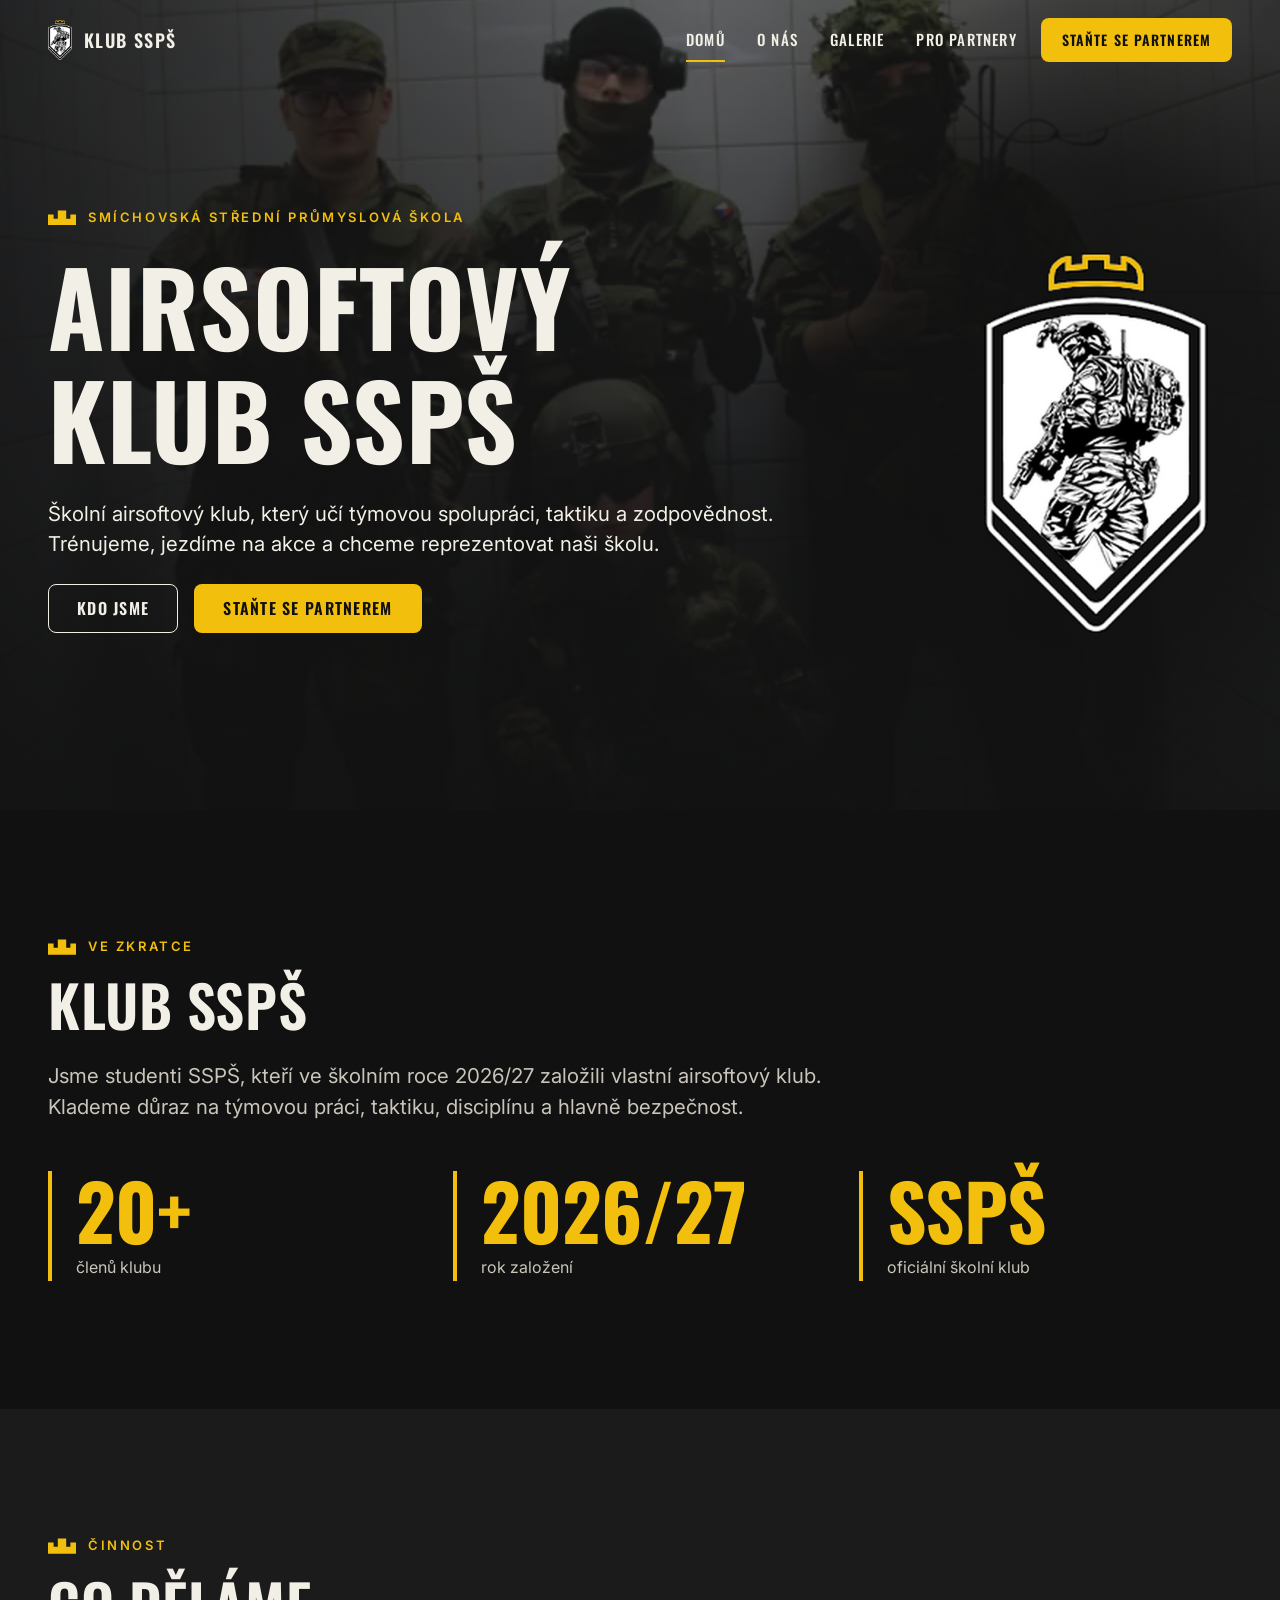
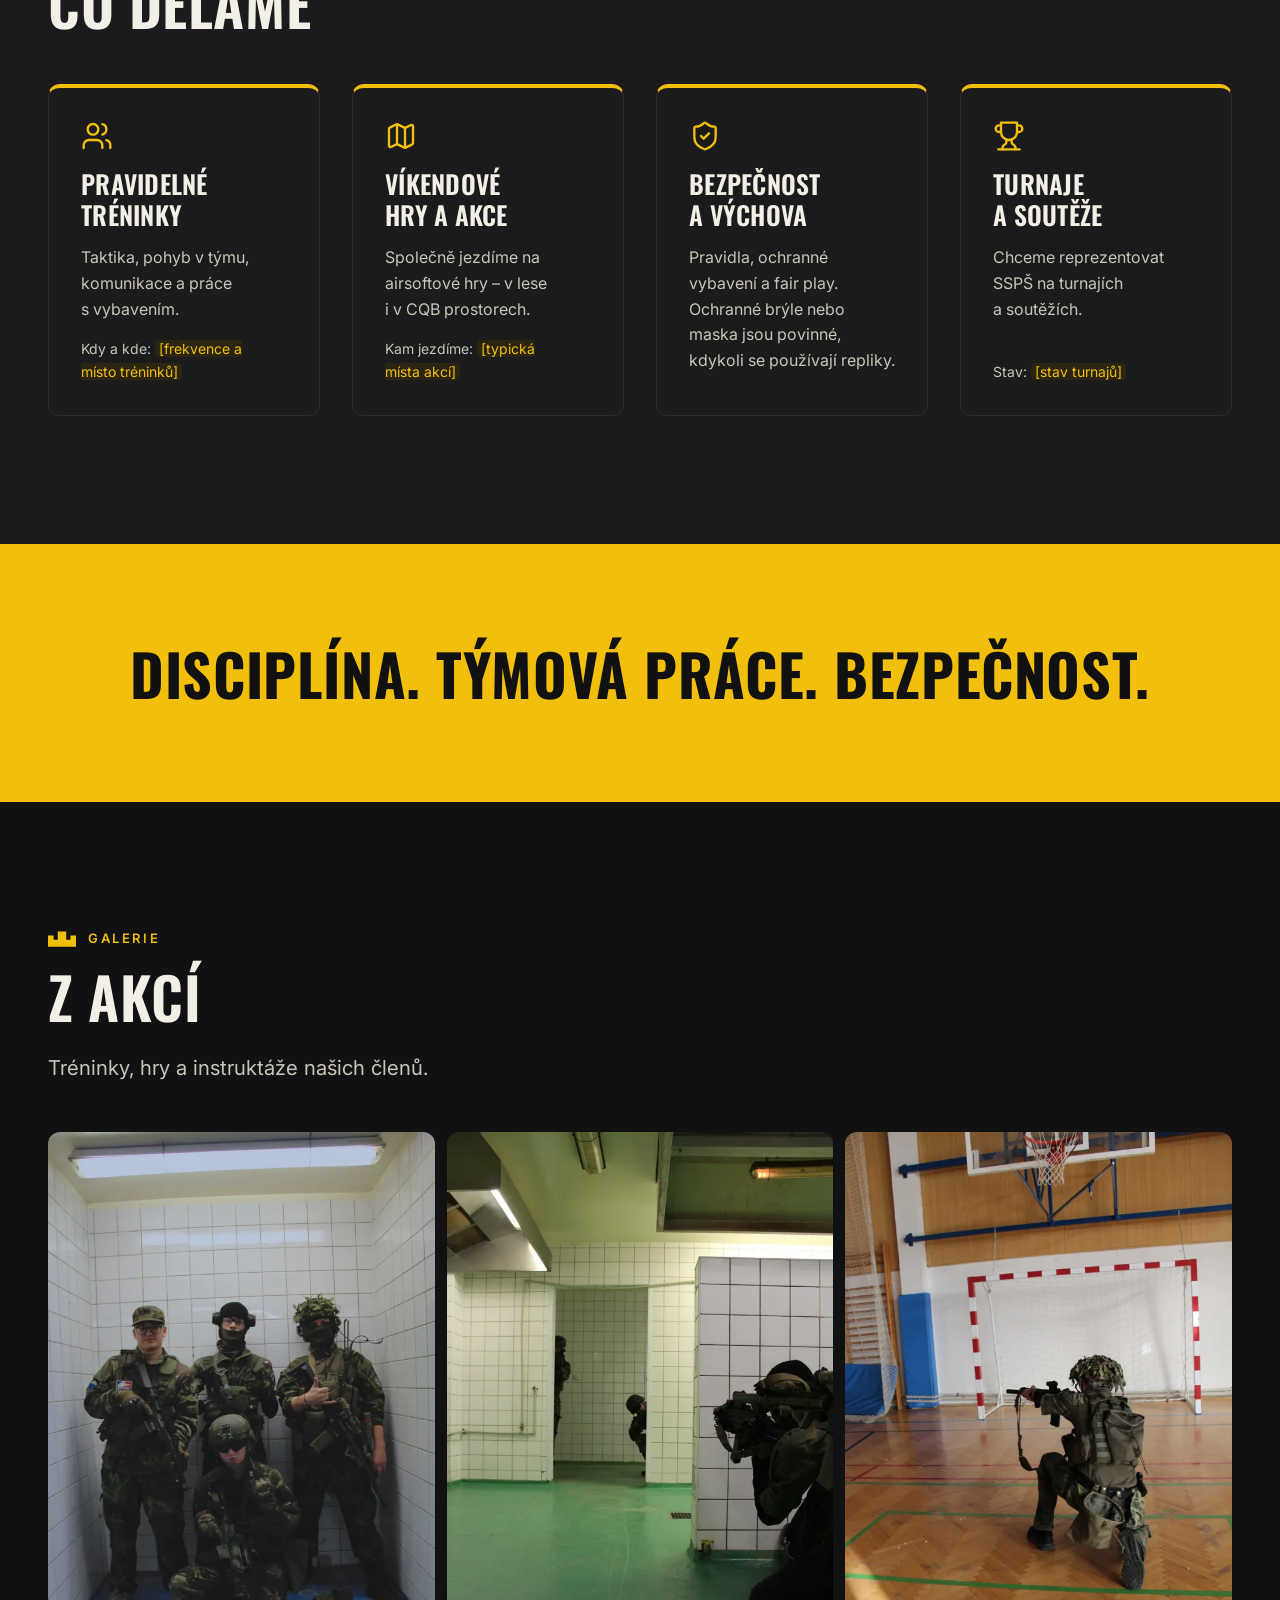
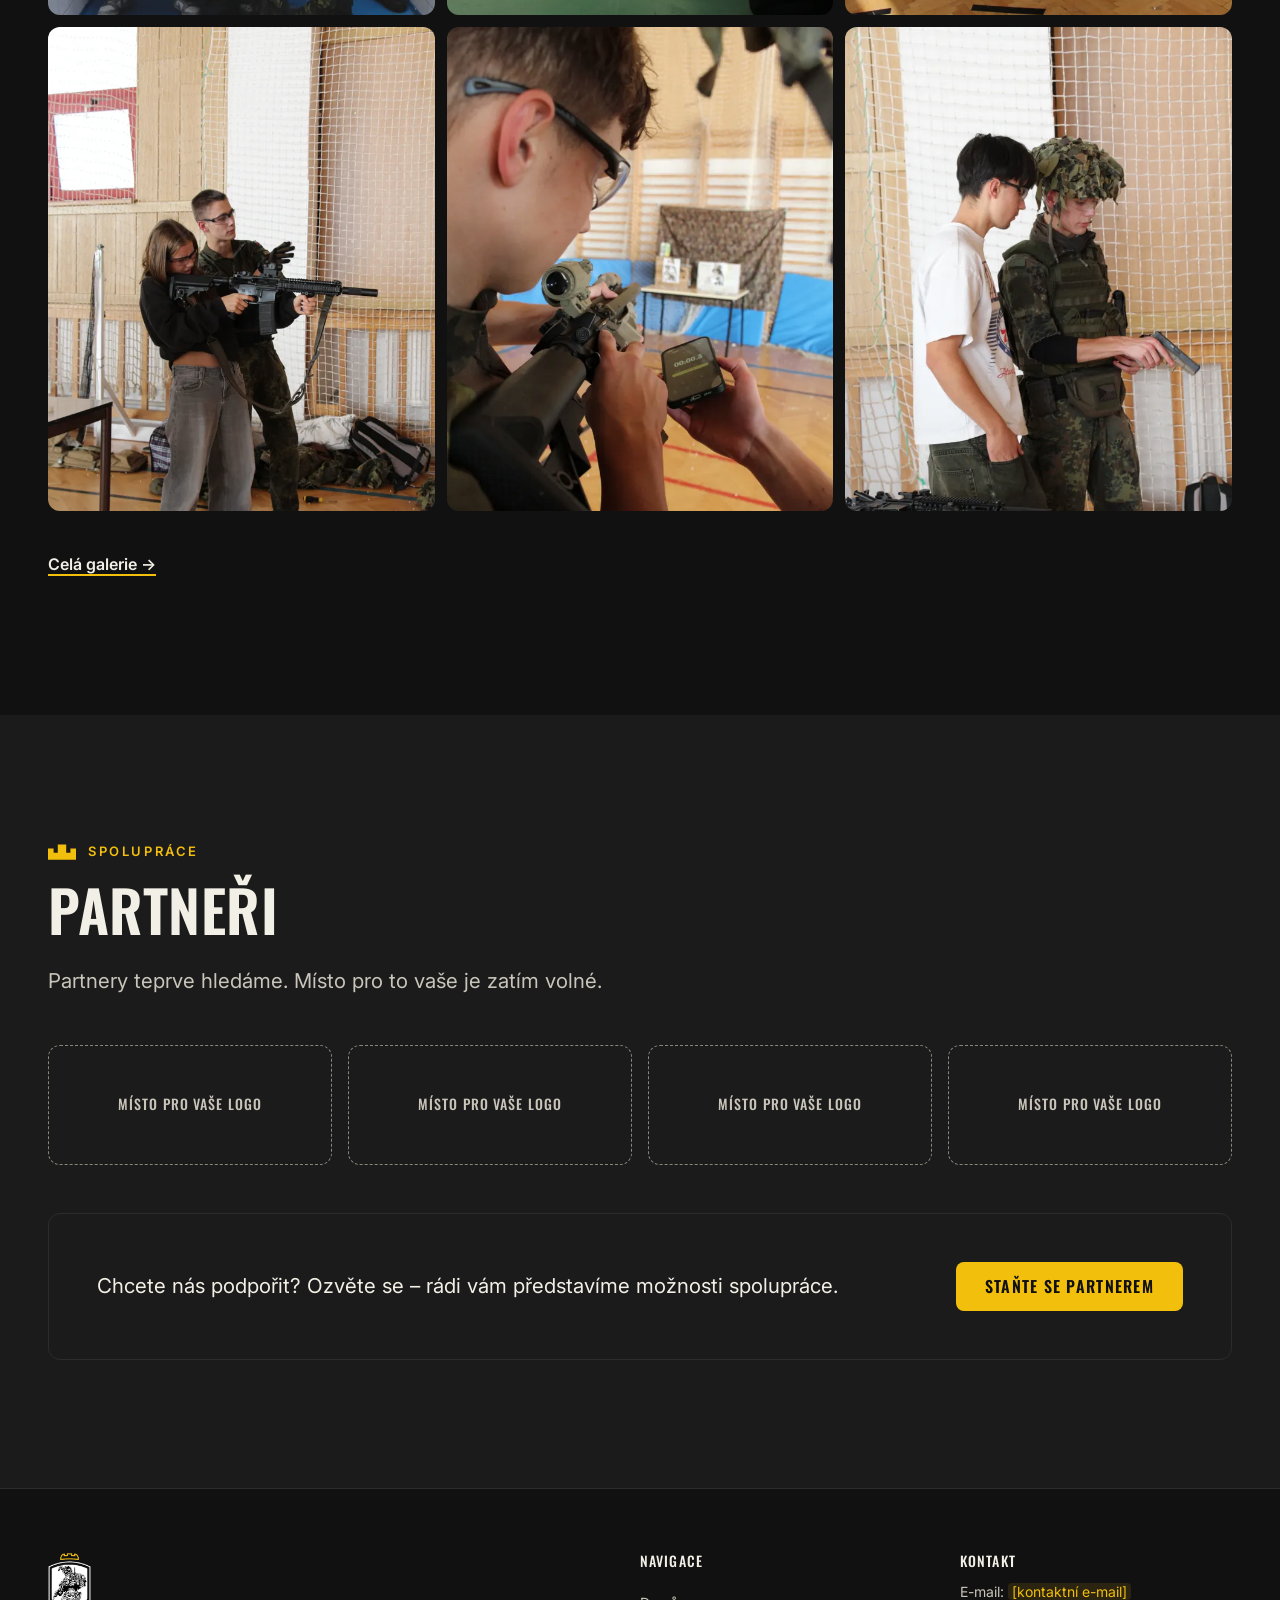
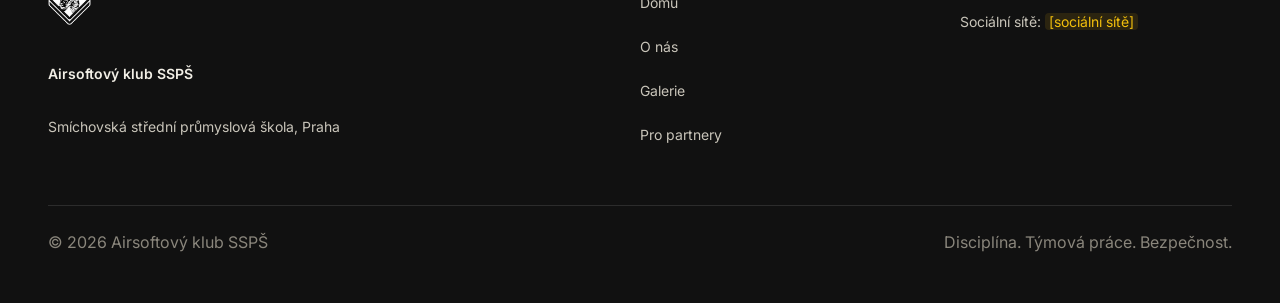
<file: index.html>
<!doctype html>
<html lang="cs">
<head>
  <meta charset="utf-8">
  <meta name="viewport" content="width=device-width, initial-scale=1">
  <title>Domů | Airsoftový klub SSPŠ</title>
  <meta name="description" content="Airsoftový klub SSPŠ – školní klub Smíchovské střední průmyslové školy v Praze. Týmová práce, taktika, disciplína a bezpečnost.">
  <meta name="theme-color" content="#111111">

  <!-- Open Graph / sociální sítě. og:url a canonical doplnit, až bude známá doména: [URL / doména webu] -->
  <meta property="og:type" content="website">
  <meta property="og:locale" content="cs_CZ">
  <meta property="og:site_name" content="Airsoftový klub SSPŠ">
  <meta property="og:title" content="Airsoftový klub SSPŠ">
  <meta property="og:description" content="Školní airsoftový klub Smíchovské střední průmyslové školy. Disciplína. Týmová práce. Bezpečnost.">
  <meta property="og:image" content="assets/og-cover.jpg">
  <meta property="og:image:width" content="1200">
  <meta property="og:image:height" content="630">
  <meta property="og:image:alt" content="Logo Airsoftového klubu SSPŠ a členové klubu při tréninku">
  <meta name="twitter:card" content="summary_large_image">

  <link rel="icon" href="assets/icons/favicon.svg" type="image/svg+xml">
  <link rel="icon" href="assets/icons/favicon-32.png" sizes="32x32" type="image/png">
  <link rel="apple-touch-icon" href="assets/icons/apple-touch-icon.png">

  <link rel="preconnect" href="https://fonts.googleapis.com">
  <link rel="preconnect" href="https://fonts.gstatic.com" crossorigin>
  <link rel="stylesheet" href="https://fonts.googleapis.com/css2?family=Oswald:wght@500;600;700&family=Inter:wght@400;600&display=swap&subset=latin-ext">

  <!-- Hero: preload only the version the current screen will use -->
  <link rel="preload" as="image" type="image/webp" media="(min-width: 640px)"
        imagesrcset="assets/photos/breach-1280.webp 1280w, assets/photos/breach-1920.webp 1920w" imagesizes="100vw">
  <link rel="preload" as="image" type="image/webp" media="(max-width: 639.98px)"
        imagesrcset="assets/photos/team-640.webp 640w, assets/photos/team-1280.webp 1280w" imagesizes="100vw">

  <link rel="stylesheet" href="css/tokens.css">
  <link rel="stylesheet" href="css/base.css">
  <link rel="stylesheet" href="css/components.css">
  <script>document.documentElement.classList.add("js");</script>
  <script src="js/main.js" defer></script>
</head>
<body>
  <a class="skip-link" href="#obsah">Přeskočit na obsah</a>

  <header class="site-header">
    <div class="container site-header__inner">
      <a class="brand" href="index.html" aria-label="Klub SSPŠ – úvodní stránka">
        <img class="brand__logo" src="assets/logo/logo.png" alt="" width="306" height="518">
        <span class="brand__name">Klub SSPŠ</span>
      </a>

      <nav class="nav" aria-label="Hlavní navigace">
        <ul class="nav__list" role="list">
          <li><a class="nav__link" href="index.html" aria-current="page">Domů</a></li>
          <li><a class="nav__link" href="o-nas.html">O&nbsp;nás</a></li>
          <li><a class="nav__link" href="galerie.html">Galerie</a></li>
          <li><a class="nav__link" href="partneri.html">Pro partnery</a></li>
        </ul>
      </nav>

      <a class="btn btn--primary btn--sm site-header__cta" href="partneri.html">Staňte se partnerem</a>

      <button class="menu-toggle" type="button" aria-expanded="false" aria-controls="mobile-menu" aria-label="Otevřít menu">
        <span class="menu-toggle__bars" aria-hidden="true"></span>
      </button>
    </div>
  </header>

  <div class="mobile-menu" id="mobile-menu" hidden>
    <nav aria-label="Mobilní navigace">
      <ul class="mobile-menu__list" role="list">
        <li><a class="mobile-menu__link" href="index.html" aria-current="page">Domů</a></li>
        <li><a class="mobile-menu__link" href="o-nas.html">O&nbsp;nás</a></li>
        <li><a class="mobile-menu__link" href="galerie.html">Galerie</a></li>
        <li><a class="mobile-menu__link" href="partneri.html">Pro partnery</a></li>
      </ul>
    </nav>
    <a class="btn btn--primary mobile-menu__cta" href="partneri.html">Staňte se partnerem</a>
  </div>

  <main id="obsah" tabindex="-1">

    <!-- 1. Hero -->
    <section class="hero" aria-labelledby="hero-title">
      <picture class="hero__media">
        <source media="(min-width: 640px)" type="image/webp"
                srcset="assets/photos/breach-640.webp 640w, assets/photos/breach-1280.webp 1280w, assets/photos/breach-1920.webp 1920w" sizes="100vw">
        <source media="(min-width: 640px)" type="image/jpeg"
                srcset="assets/photos/breach-640.jpg 640w, assets/photos/breach-1280.jpg 1280w, assets/photos/breach-1920.jpg 1920w" sizes="100vw">
        <source type="image/webp"
                srcset="assets/photos/team-640.webp 640w, assets/photos/team-1280.webp 1280w" sizes="100vw">
        <img src="assets/photos/team-640.jpg"
             srcset="assets/photos/team-640.jpg 640w, assets/photos/team-1280.jpg 1280w" sizes="100vw"
             width="1280" height="1920" fetchpriority="high"
             alt="Členové Airsoftového klubu SSPŠ v&nbsp;ochranném vybavení při tréninku">
      </picture>

      <div class="container hero__inner">
        <div class="hero__content">
          <p class="eyebrow">
            <svg class="battlement" width="40" height="24" viewBox="0 0 40 24" aria-hidden="true"><path d="M0 24V8h8v6h6V2h12v12h6V8h8v16z" fill="currentColor"/></svg>
            Smíchovská střední průmyslová škola
          </p>
          <h1 class="hero__title" id="hero-title">Airsoftový klub SSPŠ</h1>
          <p class="lead hero__lead">Školní airsoftový klub, který učí týmovou spolupráci, taktiku a&nbsp;zodpovědnost. Trénujeme, jezdíme na akce a&nbsp;chceme reprezentovat naši školu.</p>
          <div class="btn-row">
            <a class="btn btn--ghost" href="o-nas.html">Kdo jsme</a>
            <a class="btn btn--primary" href="partneri.html">Staňte se partnerem</a>
          </div>
        </div>
        <img class="hero__logo" src="assets/logo/logo.png" alt="Logo Airsoftového klubu SSPŠ" width="306" height="518">
      </div>
    </section>

    <!-- 2. Ve zkratce -->
    <section class="section" aria-labelledby="zkratka-title">
      <div class="container">
        <header class="section-header reveal">
          <p class="eyebrow">
            <svg class="battlement" width="40" height="24" viewBox="0 0 40 24" aria-hidden="true"><path d="M0 24V8h8v6h6V2h12v12h6V8h8v16z" fill="currentColor"/></svg>
            Ve zkratce
          </p>
          <h2 class="section-header__title" id="zkratka-title">Klub SSPŠ</h2>
          <p class="lead">Jsme studenti SSPŠ, kteří ve školním roce 2026/27 založili vlastní airsoftový klub. Klademe důraz na týmovou práci, taktiku, disciplínu a&nbsp;hlavně bezpečnost.</p>
        </header>

        <dl class="stats reveal">
          <div class="stat">
            <dt class="visually-hidden">Počet členů</dt>
            <dd class="stat__value">20+</dd>
            <dd class="stat__label">členů klubu</dd>
          </div>
          <div class="stat">
            <dt class="visually-hidden">Založení</dt>
            <dd class="stat__value">2026/27</dd>
            <dd class="stat__label">rok založení</dd>
          </div>
          <div class="stat">
            <dt class="visually-hidden">Status</dt>
            <dd class="stat__value">SSPŠ</dd>
            <dd class="stat__label">oficiální školní klub</dd>
          </div>
        </dl>
      </div>
    </section>

    <!-- 3. Co děláme -->
    <section class="section section--raised" aria-labelledby="cinnost-title">
      <div class="container">
        <header class="section-header reveal">
          <p class="eyebrow">
            <svg class="battlement" width="40" height="24" viewBox="0 0 40 24" aria-hidden="true"><path d="M0 24V8h8v6h6V2h12v12h6V8h8v16z" fill="currentColor"/></svg>
            Činnost
          </p>
          <h2 class="section-header__title" id="cinnost-title">Co děláme</h2>
        </header>

        <ul class="card-grid card-grid--4" role="list">
          <li class="card reveal">
            <svg class="card__icon" viewBox="0 0 24 24" fill="none" stroke="currentColor" stroke-width="1.75" stroke-linecap="round" stroke-linejoin="round" aria-hidden="true"><path d="M16 21v-2a4 4 0 0 0-4-4H6a4 4 0 0 0-4 4v2"/><circle cx="9" cy="7" r="4"/><path d="M22 21v-2a4 4 0 0 0-3-3.87"/><path d="M16 3.13a4 4 0 0 1 0 7.75"/></svg>
            <h3 class="card__title">Pravidelné tréninky</h3>
            <p class="card__text">Taktika, pohyb v&nbsp;týmu, komunikace a&nbsp;práce s&nbsp;vybavením.</p>
            <p class="card__meta">Kdy a&nbsp;kde: <span class="placeholder">[frekvence a místo tréninků]</span></p>
          </li>
          <li class="card reveal">
            <svg class="card__icon" viewBox="0 0 24 24" fill="none" stroke="currentColor" stroke-width="1.75" stroke-linecap="round" stroke-linejoin="round" aria-hidden="true"><path d="M14.106 5.553a2 2 0 0 0 1.788 0l3.659-1.83A1 1 0 0 1 21 4.619v12.764a1 1 0 0 1-.553.894l-4.553 2.277a2 2 0 0 1-1.788 0l-4.212-2.106a2 2 0 0 0-1.788 0l-3.659 1.83A1 1 0 0 1 3 19.381V6.618a1 1 0 0 1 .553-.894l4.553-2.277a2 2 0 0 1 1.788 0z"/><path d="M15 5.764v15"/><path d="M9 3.236v15"/></svg>
            <h3 class="card__title">Víkendové hry a&nbsp;akce</h3>
            <p class="card__text">Společně jezdíme na airsoftové hry – v&nbsp;lese i&nbsp;v&nbsp;CQB prostorech.</p>
            <p class="card__meta">Kam jezdíme: <span class="placeholder">[typická místa akcí]</span></p>
          </li>
          <li class="card reveal">
            <svg class="card__icon" viewBox="0 0 24 24" fill="none" stroke="currentColor" stroke-width="1.75" stroke-linecap="round" stroke-linejoin="round" aria-hidden="true"><path d="M20 13c0 5-3.5 7.5-7.66 8.95a1 1 0 0 1-.67-.01C7.5 20.5 4 18 4 13V6a1 1 0 0 1 1-1c2 0 4.5-1.2 6.24-2.72a1.17 1.17 0 0 1 1.52 0C14.51 3.81 17 5 19 5a1 1 0 0 1 1 1z"/><path d="m9 12 2 2 4-4"/></svg>
            <h3 class="card__title">Bezpečnost a&nbsp;výchova</h3>
            <p class="card__text">Pravidla, ochranné vybavení a&nbsp;fair play. Ochranné brýle nebo maska jsou povinné, kdykoli se používají repliky.</p>
          </li>
          <li class="card reveal">
            <svg class="card__icon" viewBox="0 0 24 24" fill="none" stroke="currentColor" stroke-width="1.75" stroke-linecap="round" stroke-linejoin="round" aria-hidden="true"><path d="M6 9H4.5a2.5 2.5 0 0 1 0-5H6"/><path d="M18 9h1.5a2.5 2.5 0 0 0 0-5H18"/><path d="M4 22h16"/><path d="M10 14.66V17c0 .55-.47.98-.97 1.21C7.85 18.75 7 20.24 7 22"/><path d="M14 14.66V17c0 .55.47.98.97 1.21C16.15 18.75 17 20.24 17 22"/><path d="M18 2H6v7a6 6 0 0 0 12 0V2Z"/></svg>
            <h3 class="card__title">Turnaje a&nbsp;soutěže</h3>
            <p class="card__text">Chceme reprezentovat SSPŠ na turnajích a&nbsp;soutěžích.</p>
            <p class="card__meta">Stav: <span class="placeholder">[stav turnajů]</span></p>
          </li>
        </ul>
      </div>
    </section>

    <!-- 4. Statement band -->
    <section class="statement-band" aria-label="Hodnoty klubu">
      <div class="container">
        <p class="statement-band__text"><span>Disciplína.</span> <span>Týmová práce.</span> <span>Bezpečnost.</span></p>
      </div>
    </section>

    <!-- 5. Z akcí -->
    <section class="section" aria-labelledby="akce-title">
      <div class="container">
        <header class="section-header reveal">
          <p class="eyebrow">
            <svg class="battlement" width="40" height="24" viewBox="0 0 40 24" aria-hidden="true"><path d="M0 24V8h8v6h6V2h12v12h6V8h8v16z" fill="currentColor"/></svg>
            Galerie
          </p>
          <h2 class="section-header__title" id="akce-title">Z akcí</h2>
          <p class="lead">Tréninky, hry a&nbsp;instruktáže našich členů.</p>
        </header>

        <ul class="photo-grid reveal" role="list">
          <li class="photo">
            <picture>
              <source type="image/webp" srcset="assets/photos/team-640.webp 640w, assets/photos/team-1280.webp 1280w, assets/photos/team-1920.webp 1920w" sizes="(min-width: 1280px) 395px, (min-width: 640px) 31vw, 50vw">
              <img src="assets/photos/team-640.jpg" srcset="assets/photos/team-640.jpg 640w, assets/photos/team-1280.jpg 1280w, assets/photos/team-1920.jpg 1920w" sizes="(min-width: 1280px) 395px, (min-width: 640px) 31vw, 50vw" width="1280" height="1920" loading="lazy" decoding="async" alt="Čtyři členové klubu v&nbsp;airsoftovém vybavení při společné fotografii">
            </picture>
          </li>
          <li class="photo">
            <picture>
              <source type="image/webp" srcset="assets/photos/cqb-2v2-640.webp 640w, assets/photos/cqb-2v2-1280.webp 1280w, assets/photos/cqb-2v2-1920.webp 1920w" sizes="(min-width: 1280px) 395px, (min-width: 640px) 31vw, 50vw">
              <img src="assets/photos/cqb-2v2-640.jpg" srcset="assets/photos/cqb-2v2-640.jpg 640w, assets/photos/cqb-2v2-1280.jpg 1280w, assets/photos/cqb-2v2-1920.jpg 1920w" sizes="(min-width: 1280px) 395px, (min-width: 640px) 31vw, 50vw" width="1280" height="1920" loading="lazy" decoding="async" alt="Hráč v&nbsp;přilbě se kryje za zdí, v&nbsp;průchodu za ním stojí další dva hráči">
            </picture>
          </li>
          <li class="photo">
            <picture>
              <source type="image/webp" srcset="assets/photos/trenink-mireni-640.webp 640w, assets/photos/trenink-mireni-1280.webp 1280w, assets/photos/trenink-mireni-1920.webp 1920w" sizes="(min-width: 1280px) 395px, (min-width: 640px) 31vw, 50vw">
              <img src="assets/photos/trenink-mireni-640.jpg" srcset="assets/photos/trenink-mireni-640.jpg 640w, assets/photos/trenink-mireni-1280.jpg 1280w, assets/photos/trenink-mireni-1920.jpg 1920w" sizes="(min-width: 1280px) 395px, (min-width: 640px) 31vw, 50vw" width="1280" height="1920" loading="lazy" decoding="async" alt="Člen klubu v&nbsp;kleče míří replikou při tréninku v&nbsp;tělocvičně">
            </picture>
          </li>
          <li class="photo">
            <picture>
              <source type="image/webp" srcset="assets/photos/instruktaz-drzeni-640.webp 640w, assets/photos/instruktaz-drzeni-1280.webp 1280w, assets/photos/instruktaz-drzeni-1920.webp 1920w" sizes="(min-width: 1280px) 395px, (min-width: 640px) 31vw, 50vw">
              <img src="assets/photos/instruktaz-drzeni-640.jpg" srcset="assets/photos/instruktaz-drzeni-640.jpg 640w, assets/photos/instruktaz-drzeni-1280.jpg 1280w, assets/photos/instruktaz-drzeni-1920.jpg 1920w" sizes="(min-width: 1280px) 395px, (min-width: 640px) 31vw, 50vw" width="1280" height="1920" loading="lazy" decoding="async" alt="Člen klubu ukazuje nováčkovi, jak správně držet repliku; oba mají ochranné brýle">
            </picture>
          </li>
          <li class="photo">
            <picture>
              <source type="image/webp" srcset="assets/photos/shot-timer-640.webp 640w, assets/photos/shot-timer-1280.webp 1280w, assets/photos/shot-timer-1920.webp 1920w" sizes="(min-width: 1280px) 395px, (min-width: 640px) 31vw, 50vw">
              <img src="assets/photos/shot-timer-640.jpg" srcset="assets/photos/shot-timer-640.jpg 640w, assets/photos/shot-timer-1280.jpg 1280w, assets/photos/shot-timer-1920.jpg 1920w" sizes="(min-width: 1280px) 395px, (min-width: 640px) 31vw, 50vw" width="1280" height="1920" loading="lazy" decoding="async" alt="Hráč s&nbsp;ochrannými brýlemi při cvičení, vedle něj měřič času na telefonu">
            </picture>
          </li>
          <li class="photo">
            <picture>
              <source type="image/webp" srcset="assets/photos/instruktaz-pistole-640.webp 640w, assets/photos/instruktaz-pistole-1280.webp 1280w, assets/photos/instruktaz-pistole-1920.webp 1920w" sizes="(min-width: 1280px) 395px, (min-width: 640px) 31vw, 50vw">
              <img src="assets/photos/instruktaz-pistole-640.jpg" srcset="assets/photos/instruktaz-pistole-640.jpg 640w, assets/photos/instruktaz-pistole-1280.jpg 1280w, assets/photos/instruktaz-pistole-1920.jpg 1920w" sizes="(min-width: 1280px) 395px, (min-width: 640px) 31vw, 50vw" width="1280" height="1920" loading="lazy" decoding="async" alt="Člen klubu ve výstroji vysvětluje nováčkovi práci s&nbsp;pistolovou replikou">
            </picture>
          </li>
        </ul>

        <p class="section-footer"><a class="link" href="galerie.html">Celá galerie&nbsp;→</a></p>
      </div>
    </section>

    <!-- 6. Partneři -->
    <section class="section section--raised" aria-labelledby="partneri-title">
      <div class="container">
        <header class="section-header reveal">
          <p class="eyebrow">
            <svg class="battlement" width="40" height="24" viewBox="0 0 40 24" aria-hidden="true"><path d="M0 24V8h8v6h6V2h12v12h6V8h8v16z" fill="currentColor"/></svg>
            Spolupráce
          </p>
          <h2 class="section-header__title" id="partneri-title">Partneři</h2>
          <p class="lead">Partnery teprve hledáme. Místo pro to vaše je zatím volné.</p>
        </header>

        <ul class="partner-grid reveal" role="list">
          <li class="partner-tile partner-tile--placeholder">Místo pro vaše logo</li>
          <li class="partner-tile partner-tile--placeholder">Místo pro vaše logo</li>
          <li class="partner-tile partner-tile--placeholder">Místo pro vaše logo</li>
          <li class="partner-tile partner-tile--placeholder">Místo pro vaše logo</li>
        </ul>

        <div class="cta-box reveal">
          <p class="cta-box__text">Chcete nás podpořit? Ozvěte se – rádi vám představíme možnosti spolupráce.</p>
          <a class="btn btn--primary" href="partneri.html">Staňte se partnerem</a>
        </div>
      </div>
    </section>

  </main>

  <footer class="site-footer">
    <div class="container">
      <div class="site-footer__grid">
        <div class="site-footer__brand">
          <img class="site-footer__logo" src="assets/logo/logo.png" alt="Logo Airsoftového klubu SSPŠ" width="306" height="518" loading="lazy">
          <p class="site-footer__name">Airsoftový klub SSPŠ</p>
          <p>Smíchovská střední průmyslová škola, Praha</p>
        </div>

        <nav aria-label="Odkazy v patičce">
          <h2 class="site-footer__heading">Navigace</h2>
          <ul class="site-footer__links" role="list">
            <li><a href="index.html">Domů</a></li>
            <li><a href="o-nas.html">O&nbsp;nás</a></li>
            <li><a href="galerie.html">Galerie</a></li>
            <li><a href="partneri.html">Pro partnery</a></li>
          </ul>
        </nav>

        <div>
          <h2 class="site-footer__heading">Kontakt</h2>
          <div class="site-footer__contact">
            <p>E-mail: <span class="placeholder">[kontaktní e-mail]</span></p>
            <p>Sociální sítě: <span class="placeholder">[sociální sítě]</span></p>
          </div>
        </div>
      </div>

      <div class="site-footer__bottom">
        <p>© 2026 Airsoftový klub SSPŠ</p>
        <p>Disciplína. Týmová práce. Bezpečnost.</p>
      </div>
    </div>
  </footer>
</body>
</html>
</file>
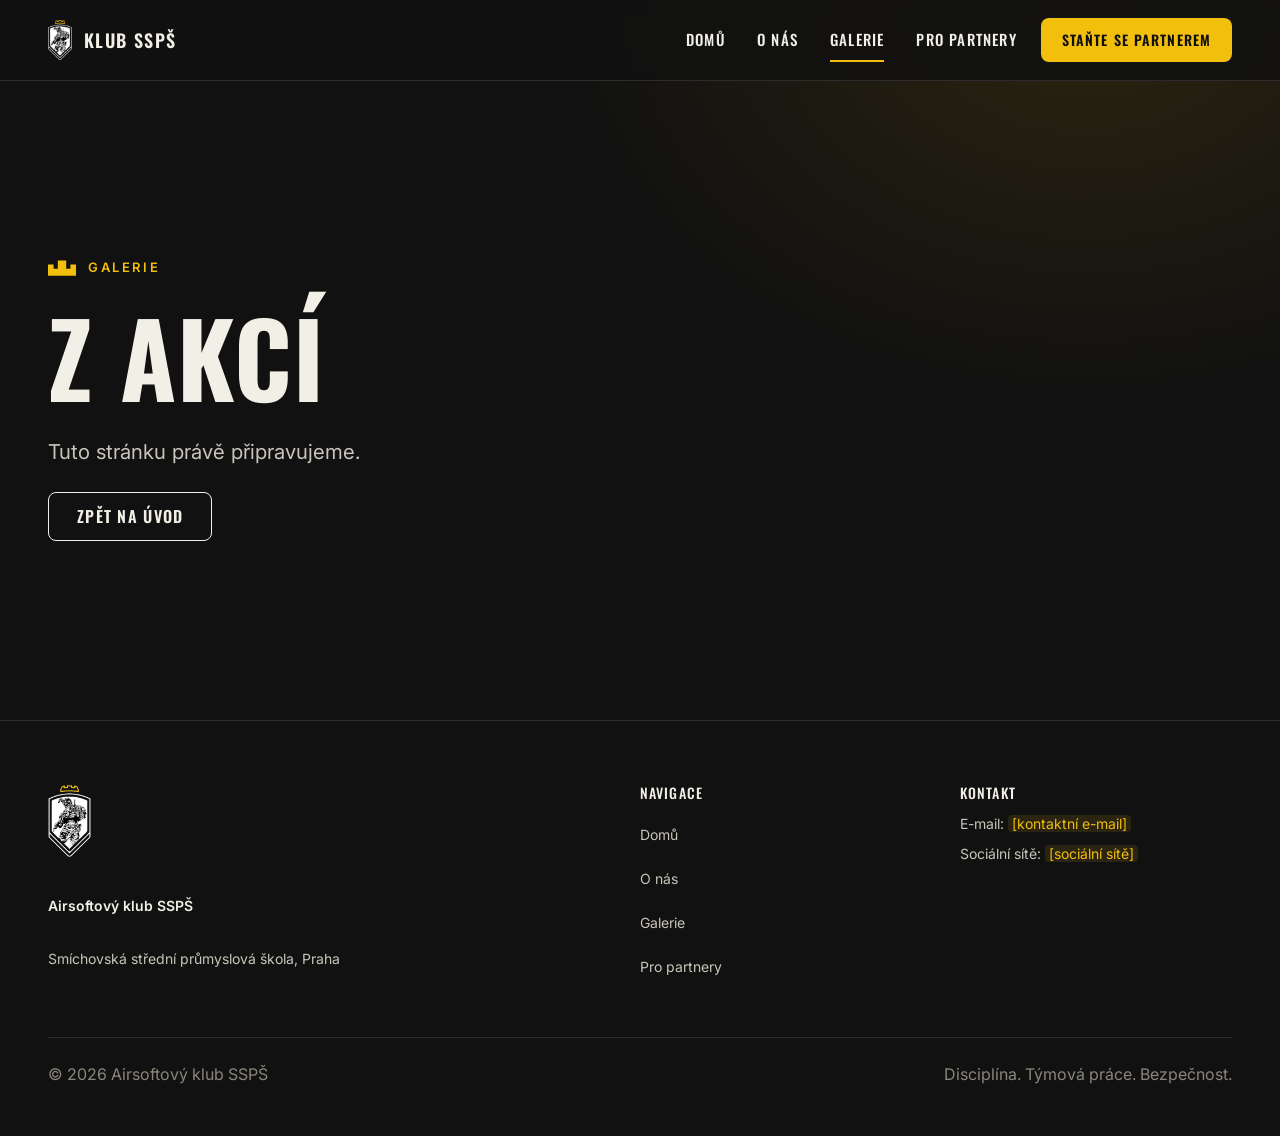
<file: galerie.html>
<!doctype html>
<html lang="cs">
<head>
  <meta charset="utf-8">
  <meta name="viewport" content="width=device-width, initial-scale=1">
  <title>Galerie | Airsoftový klub SSPŠ</title>
  <meta name="description" content="Fotografie z tréninků, her a akcí Airsoftového klubu SSPŠ.">
  <meta name="theme-color" content="#111111">

  <!-- Open Graph / sociální sítě. og:url a canonical doplnit, až bude známá doména: [URL / doména webu] -->
  <meta property="og:type" content="website">
  <meta property="og:locale" content="cs_CZ">
  <meta property="og:site_name" content="Airsoftový klub SSPŠ">
  <meta property="og:title" content="Galerie | Airsoftový klub SSPŠ">
  <meta property="og:description" content="Školní airsoftový klub Smíchovské střední průmyslové školy. Disciplína. Týmová práce. Bezpečnost.">
  <meta property="og:image" content="assets/og-cover.jpg">
  <meta property="og:image:width" content="1200">
  <meta property="og:image:height" content="630">
  <meta property="og:image:alt" content="Logo Airsoftového klubu SSPŠ a členové klubu při tréninku">
  <meta name="twitter:card" content="summary_large_image">

  <link rel="icon" href="assets/icons/favicon.svg" type="image/svg+xml">
  <link rel="icon" href="assets/icons/favicon-32.png" sizes="32x32" type="image/png">
  <link rel="apple-touch-icon" href="assets/icons/apple-touch-icon.png">

  <link rel="preconnect" href="https://fonts.googleapis.com">
  <link rel="preconnect" href="https://fonts.gstatic.com" crossorigin>
  <link rel="stylesheet" href="https://fonts.googleapis.com/css2?family=Oswald:wght@500;600;700&family=Inter:wght@400;600&display=swap&subset=latin-ext">


  <link rel="stylesheet" href="css/tokens.css">
  <link rel="stylesheet" href="css/base.css">
  <link rel="stylesheet" href="css/components.css">
  <script>document.documentElement.classList.add("js");</script>
  <script src="js/main.js" defer></script>
</head>
<body>
  <a class="skip-link" href="#obsah">Přeskočit na obsah</a>

  <header class="site-header site-header--solid">
    <div class="container site-header__inner">
      <a class="brand" href="index.html" aria-label="Klub SSPŠ – úvodní stránka">
        <img class="brand__logo" src="assets/logo/logo.png" alt="" width="306" height="518">
        <span class="brand__name">Klub SSPŠ</span>
      </a>

      <nav class="nav" aria-label="Hlavní navigace">
        <ul class="nav__list" role="list">
          <li><a class="nav__link" href="index.html">Domů</a></li>
          <li><a class="nav__link" href="o-nas.html">O&nbsp;nás</a></li>
          <li><a class="nav__link" href="galerie.html" aria-current="page">Galerie</a></li>
          <li><a class="nav__link" href="partneri.html">Pro partnery</a></li>
        </ul>
      </nav>

      <a class="btn btn--primary btn--sm site-header__cta" href="partneri.html">Staňte se partnerem</a>

      <button class="menu-toggle" type="button" aria-expanded="false" aria-controls="mobile-menu" aria-label="Otevřít menu">
        <span class="menu-toggle__bars" aria-hidden="true"></span>
      </button>
    </div>
  </header>

  <div class="mobile-menu" id="mobile-menu" hidden>
    <nav aria-label="Mobilní navigace">
      <ul class="mobile-menu__list" role="list">
        <li><a class="mobile-menu__link" href="index.html">Domů</a></li>
        <li><a class="mobile-menu__link" href="o-nas.html">O&nbsp;nás</a></li>
        <li><a class="mobile-menu__link" href="galerie.html" aria-current="page">Galerie</a></li>
        <li><a class="mobile-menu__link" href="partneri.html">Pro partnery</a></li>
      </ul>
    </nav>
    <a class="btn btn--primary mobile-menu__cta" href="partneri.html">Staňte se partnerem</a>
  </div>

  <main id="obsah" tabindex="-1">
    <section class="page-header page-header--stub" aria-labelledby="stub-title">
      <div class="container page-header__inner">
        <p class="eyebrow">
          <svg class="battlement" width="40" height="24" viewBox="0 0 40 24" aria-hidden="true"><path d="M0 24V8h8v6h6V2h12v12h6V8h8v16z" fill="currentColor"/></svg>
          Galerie
        </p>
        <h1 id="stub-title">Z akcí</h1>
        <p class="lead">Tuto stránku právě připravujeme.</p>
        <a class="btn btn--ghost" href="index.html">Zpět na úvod</a>
      </div>
    </section>
  </main>

  <footer class="site-footer">
    <div class="container">
      <div class="site-footer__grid">
        <div class="site-footer__brand">
          <img class="site-footer__logo" src="assets/logo/logo.png" alt="Logo Airsoftového klubu SSPŠ" width="306" height="518" loading="lazy">
          <p class="site-footer__name">Airsoftový klub SSPŠ</p>
          <p>Smíchovská střední průmyslová škola, Praha</p>
        </div>

        <nav aria-label="Odkazy v patičce">
          <h2 class="site-footer__heading">Navigace</h2>
          <ul class="site-footer__links" role="list">
            <li><a href="index.html">Domů</a></li>
            <li><a href="o-nas.html">O&nbsp;nás</a></li>
            <li><a href="galerie.html">Galerie</a></li>
            <li><a href="partneri.html">Pro partnery</a></li>
          </ul>
        </nav>

        <div>
          <h2 class="site-footer__heading">Kontakt</h2>
          <div class="site-footer__contact">
            <p>E-mail: <span class="placeholder">[kontaktní e-mail]</span></p>
            <p>Sociální sítě: <span class="placeholder">[sociální sítě]</span></p>
          </div>
        </div>
      </div>

      <div class="site-footer__bottom">
        <p>© 2026 Airsoftový klub SSPŠ</p>
        <p>Disciplína. Týmová práce. Bezpečnost.</p>
      </div>
    </div>
  </footer>
</body>
</html>
</file>
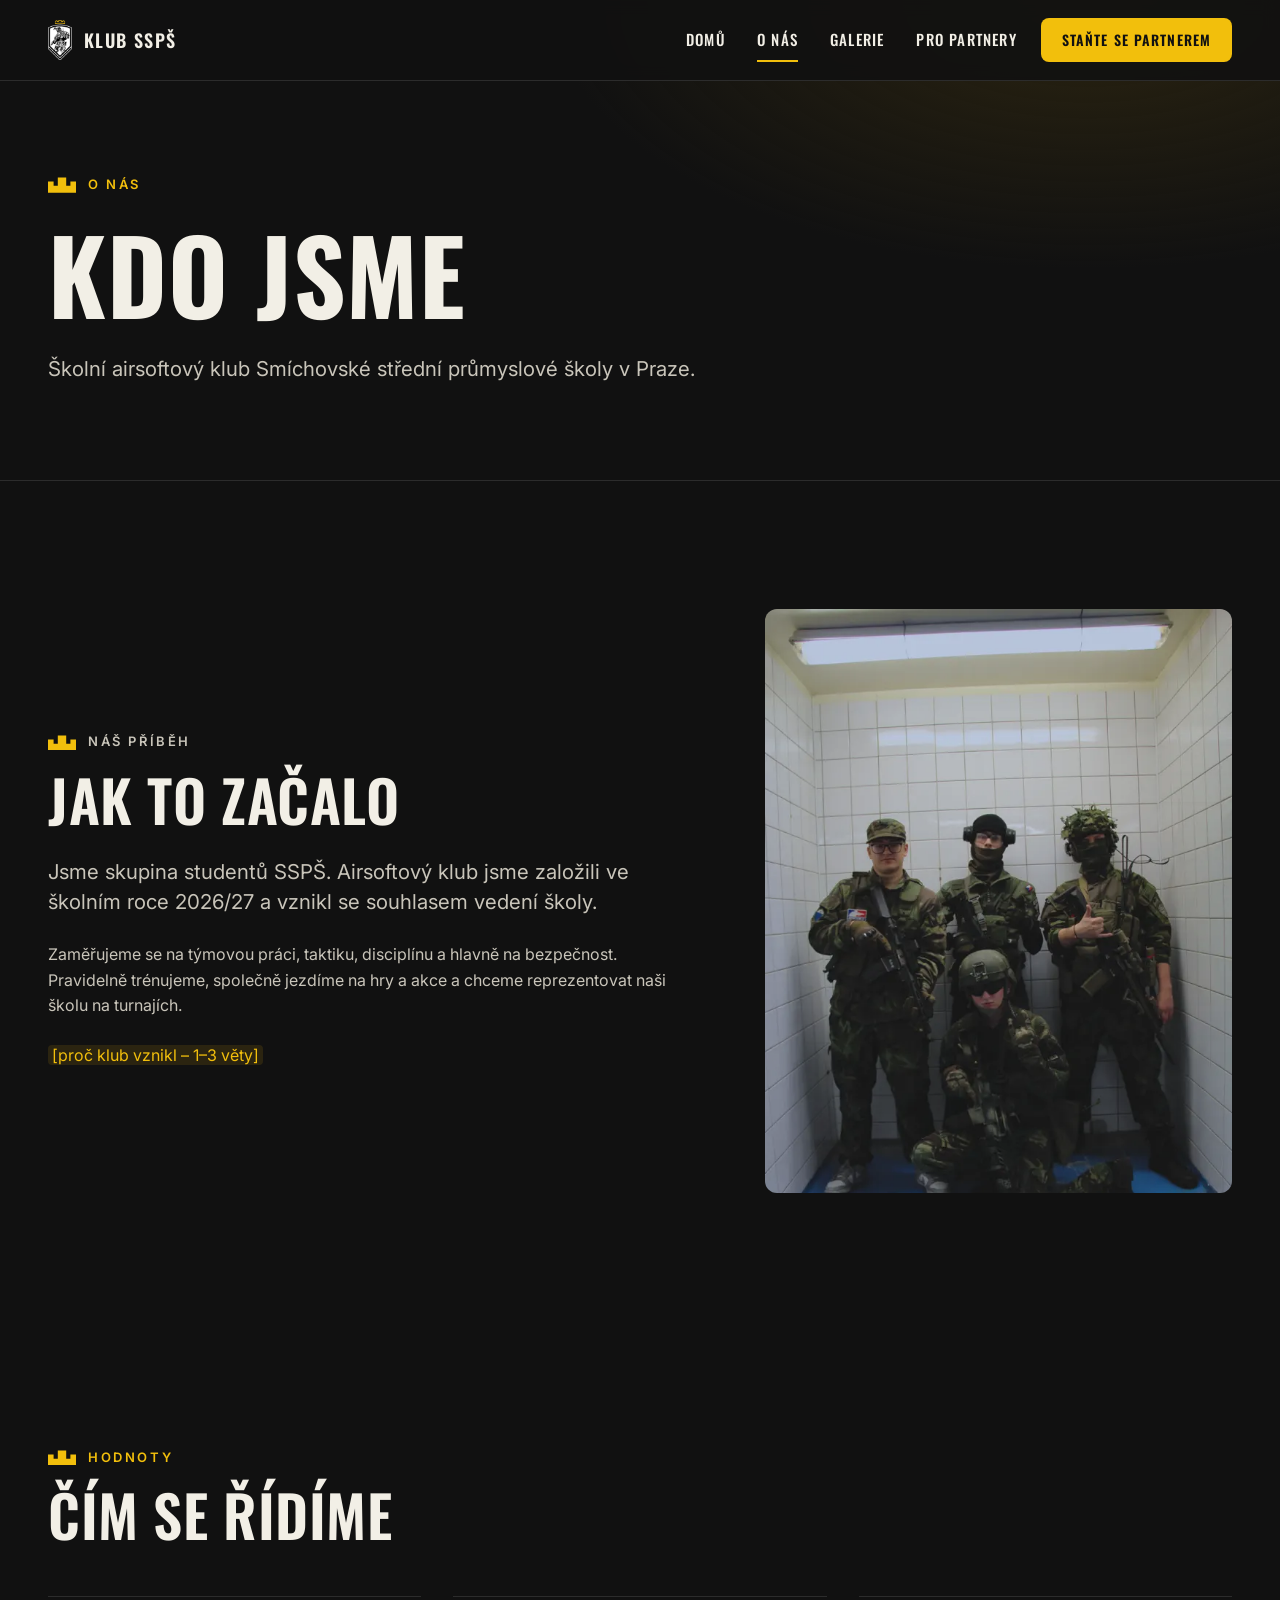
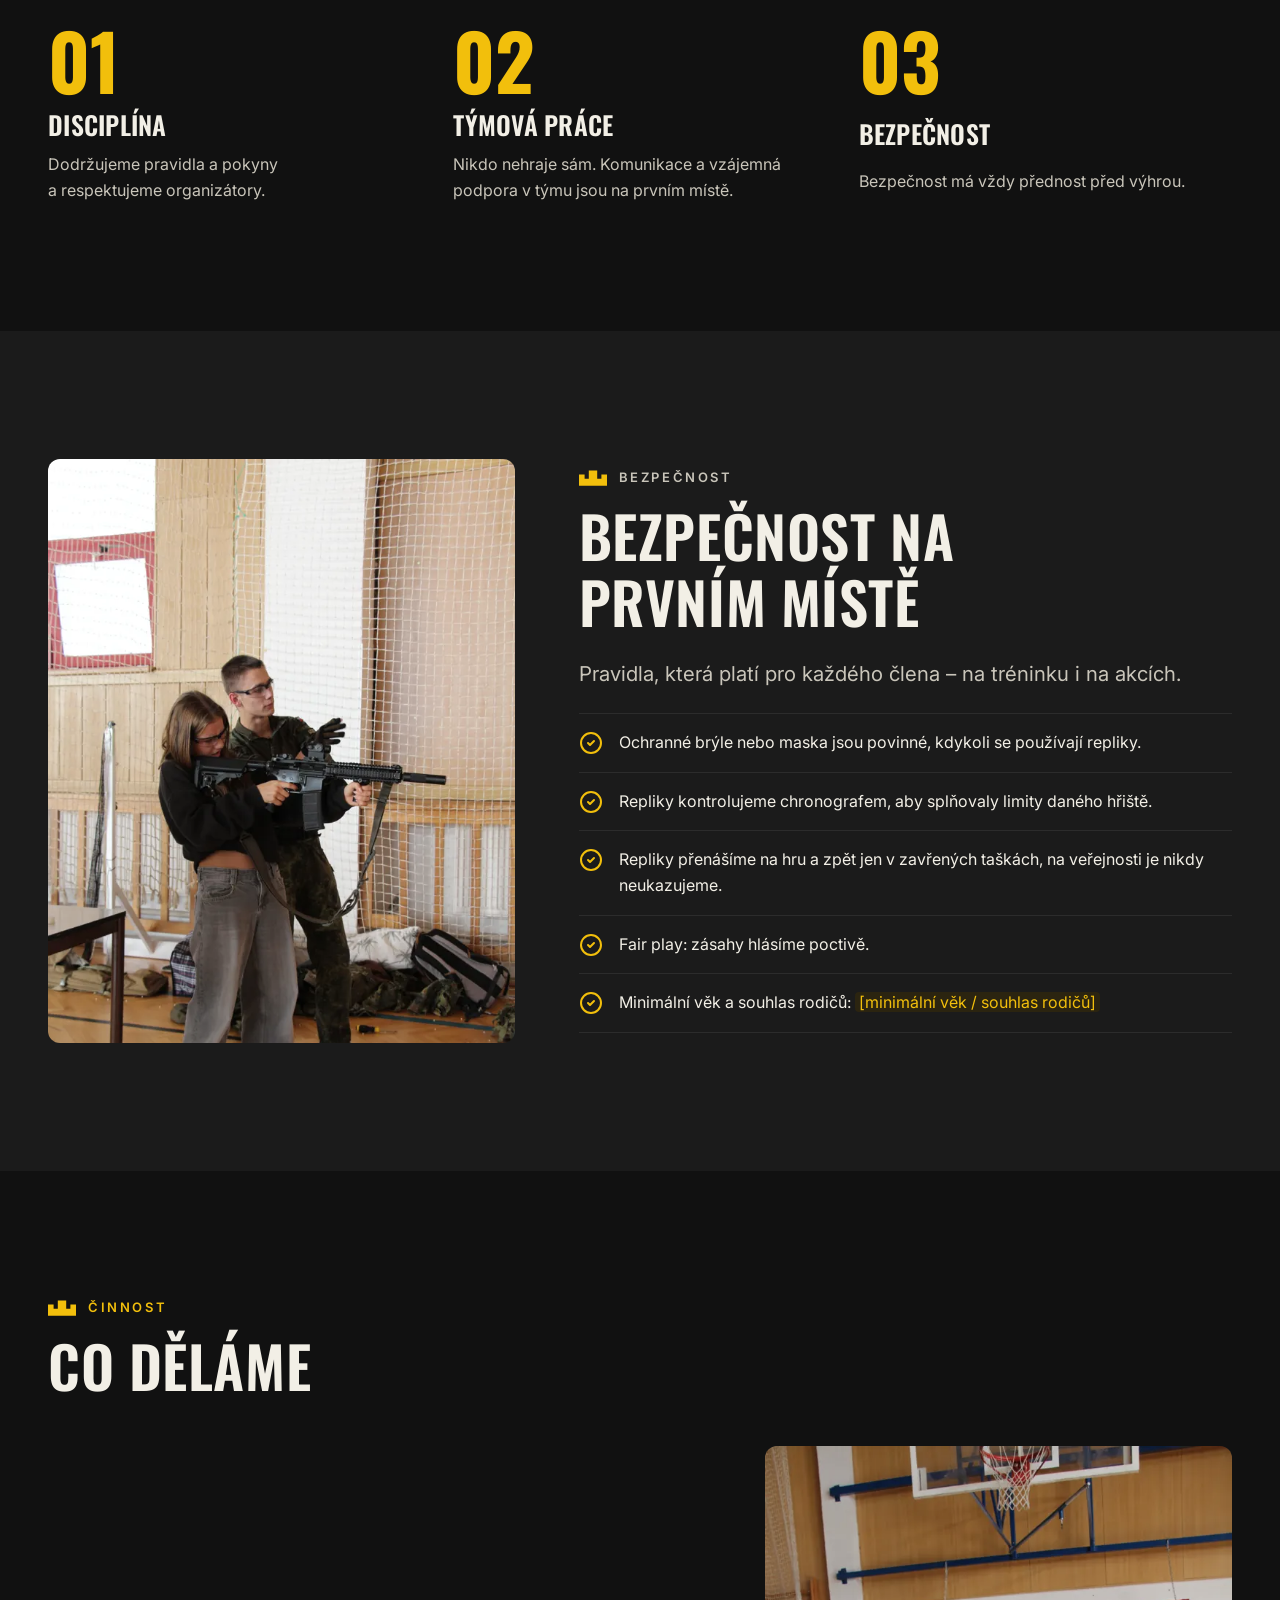
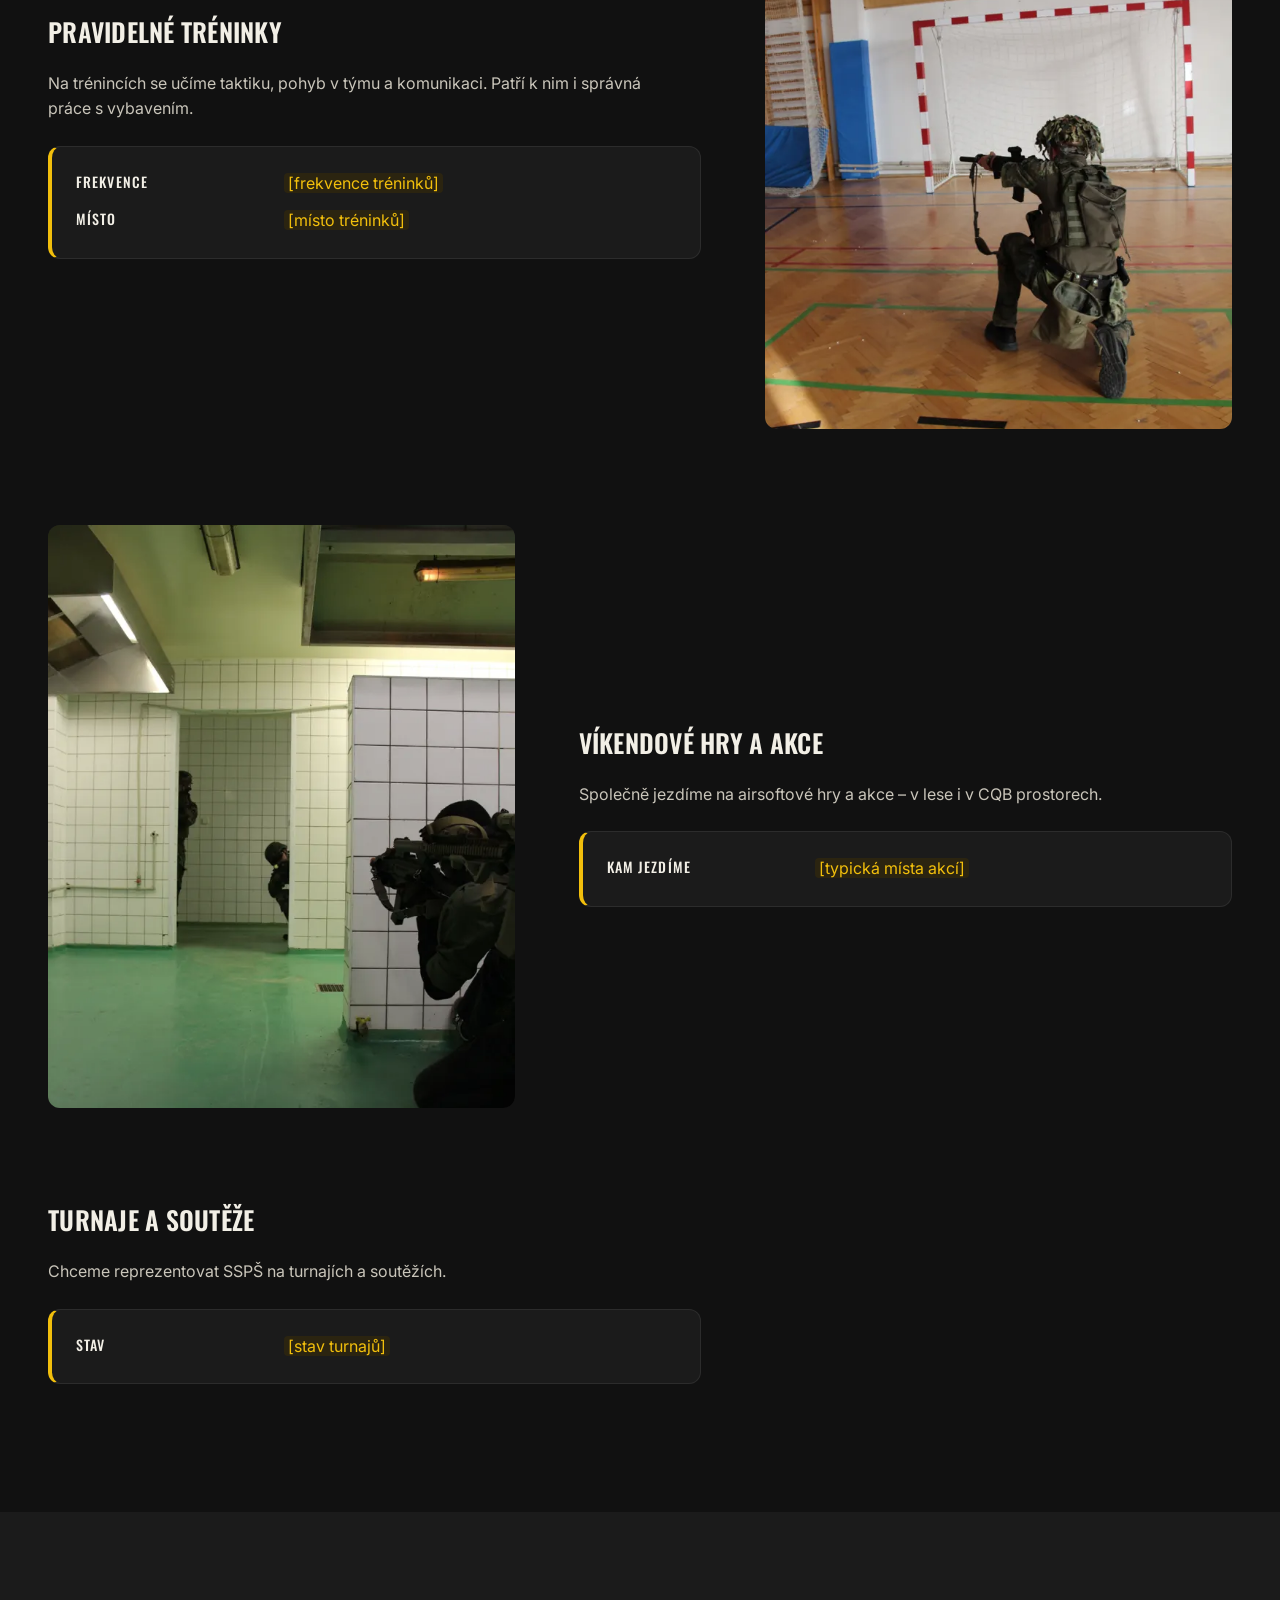
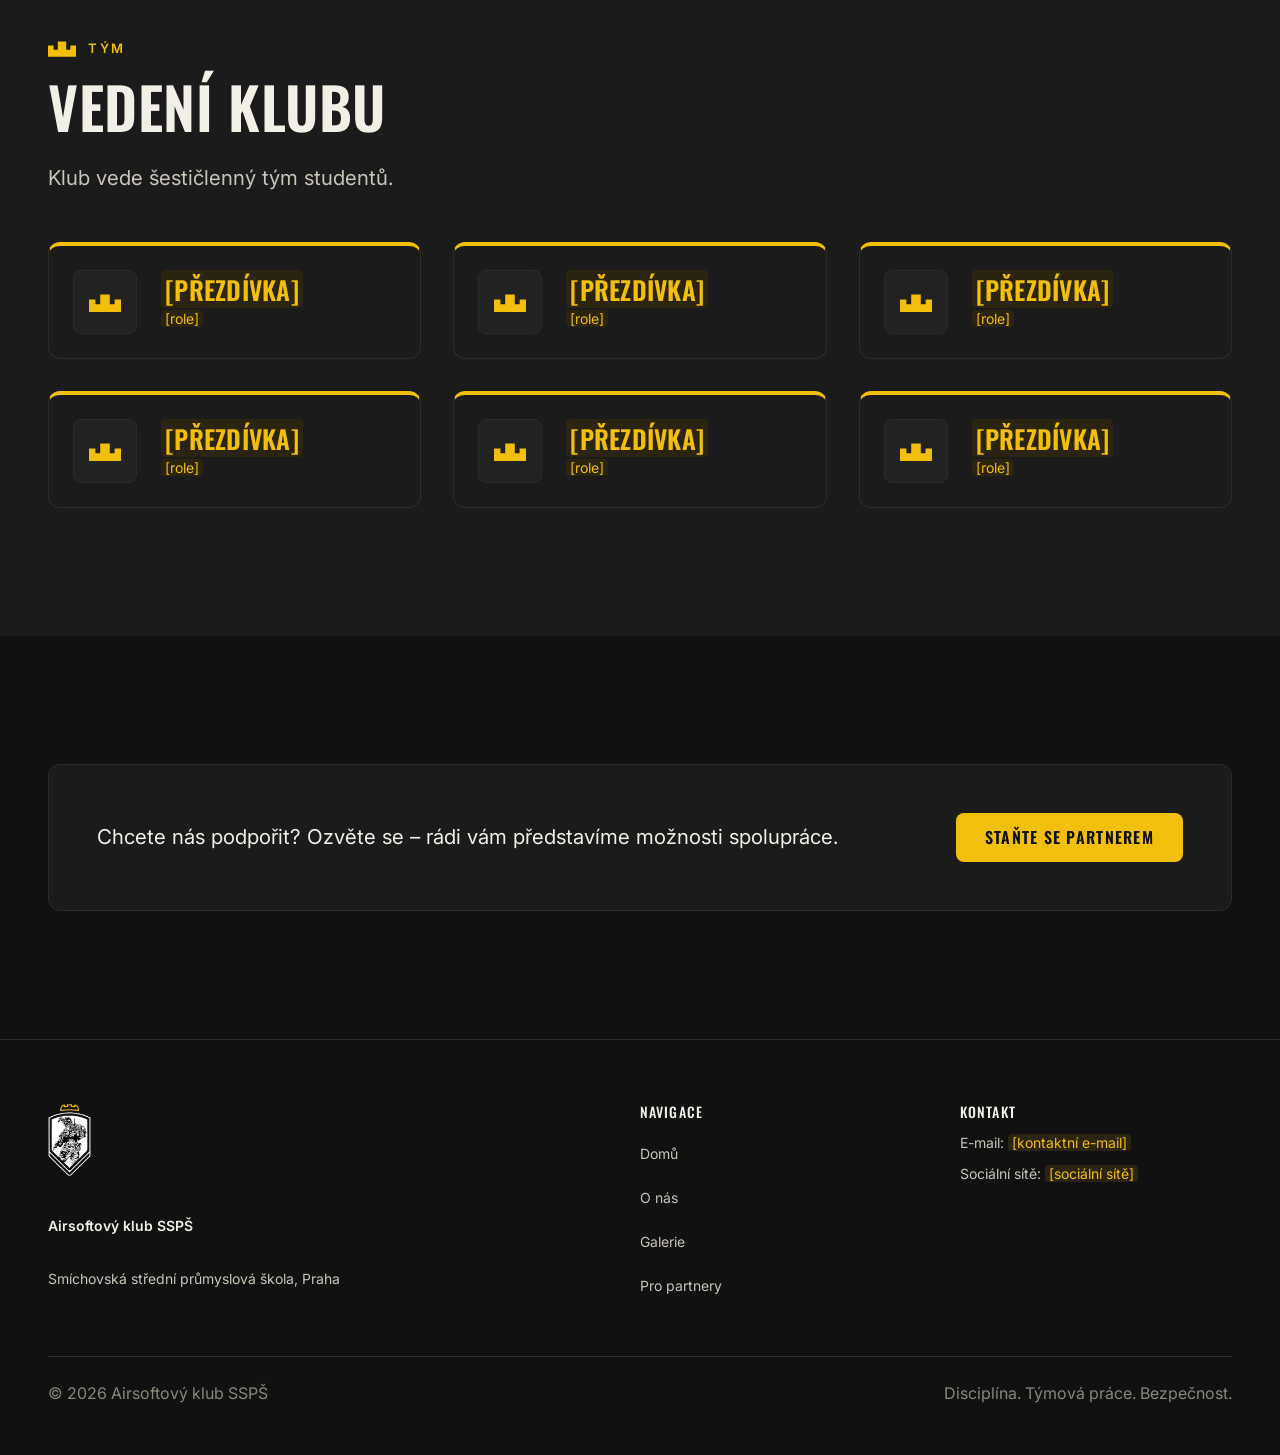
<file: o-nas.html>
<!doctype html>
<html lang="cs">
<head>
  <meta charset="utf-8">
  <meta name="viewport" content="width=device-width, initial-scale=1">
  <title>O nás | Airsoftový klub SSPŠ</title>
  <meta name="description" content="Kdo jsme, čím se řídíme, bezpečnostní pravidla a vedení Airsoftového klubu SSPŠ ze Smíchovské střední průmyslové školy.">
  <meta name="theme-color" content="#111111">

  <!-- Open Graph / sociální sítě. og:url a canonical doplnit, až bude známá doména: [URL / doména webu] -->
  <meta property="og:type" content="website">
  <meta property="og:locale" content="cs_CZ">
  <meta property="og:site_name" content="Airsoftový klub SSPŠ">
  <meta property="og:title" content="O nás | Airsoftový klub SSPŠ">
  <meta property="og:description" content="Školní airsoftový klub Smíchovské střední průmyslové školy. Disciplína. Týmová práce. Bezpečnost.">
  <meta property="og:image" content="assets/og-cover.jpg">
  <meta property="og:image:width" content="1200">
  <meta property="og:image:height" content="630">
  <meta property="og:image:alt" content="Logo Airsoftového klubu SSPŠ a členové klubu při tréninku">
  <meta name="twitter:card" content="summary_large_image">

  <link rel="icon" href="assets/icons/favicon.svg" type="image/svg+xml">
  <link rel="icon" href="assets/icons/favicon-32.png" sizes="32x32" type="image/png">
  <link rel="apple-touch-icon" href="assets/icons/apple-touch-icon.png">

  <link rel="preconnect" href="https://fonts.googleapis.com">
  <link rel="preconnect" href="https://fonts.gstatic.com" crossorigin>
  <link rel="stylesheet" href="https://fonts.googleapis.com/css2?family=Oswald:wght@500;600;700&family=Inter:wght@400;600&display=swap&subset=latin-ext">


  <link rel="stylesheet" href="css/tokens.css">
  <link rel="stylesheet" href="css/base.css">
  <link rel="stylesheet" href="css/components.css">
  <script>document.documentElement.classList.add("js");</script>
  <script src="js/main.js" defer></script>
</head>
<body>
  <a class="skip-link" href="#obsah">Přeskočit na obsah</a>

  <header class="site-header site-header--solid">
    <div class="container site-header__inner">
      <a class="brand" href="index.html" aria-label="Klub SSPŠ – úvodní stránka">
        <img class="brand__logo" src="assets/logo/logo.png" alt="" width="306" height="518">
        <span class="brand__name">Klub SSPŠ</span>
      </a>

      <nav class="nav" aria-label="Hlavní navigace">
        <ul class="nav__list" role="list">
          <li><a class="nav__link" href="index.html">Domů</a></li>
          <li><a class="nav__link" href="o-nas.html" aria-current="page">O&nbsp;nás</a></li>
          <li><a class="nav__link" href="galerie.html">Galerie</a></li>
          <li><a class="nav__link" href="partneri.html">Pro partnery</a></li>
        </ul>
      </nav>

      <a class="btn btn--primary btn--sm site-header__cta" href="partneri.html">Staňte se partnerem</a>

      <button class="menu-toggle" type="button" aria-expanded="false" aria-controls="mobile-menu" aria-label="Otevřít menu">
        <span class="menu-toggle__bars" aria-hidden="true"></span>
      </button>
    </div>
  </header>

  <div class="mobile-menu" id="mobile-menu" hidden>
    <nav aria-label="Mobilní navigace">
      <ul class="mobile-menu__list" role="list">
        <li><a class="mobile-menu__link" href="index.html">Domů</a></li>
        <li><a class="mobile-menu__link" href="o-nas.html" aria-current="page">O&nbsp;nás</a></li>
        <li><a class="mobile-menu__link" href="galerie.html">Galerie</a></li>
        <li><a class="mobile-menu__link" href="partneri.html">Pro partnery</a></li>
      </ul>
    </nav>
    <a class="btn btn--primary mobile-menu__cta" href="partneri.html">Staňte se partnerem</a>
  </div>

  <main id="obsah" tabindex="-1">

    <!-- 1. Page header -->
    <section class="page-header" aria-labelledby="page-title">
      <div class="container page-header__inner">
        <p class="eyebrow">
          <svg class="battlement" width="40" height="24" viewBox="0 0 40 24" aria-hidden="true"><path d="M0 24V8h8v6h6V2h12v12h6V8h8v16z" fill="currentColor"/></svg>
          O&nbsp;nás
        </p>
        <h1 id="page-title">Kdo jsme</h1>
        <p class="lead">Školní airsoftový klub Smíchovské střední průmyslové školy v&nbsp;Praze.</p>
      </div>
    </section>

    <!-- 2. Náš příběh -->
    <section class="section" aria-labelledby="pribeh-title">
      <div class="container">
        <div class="split">
          <div class="split__body reveal">
            <header class="section-header">
              <p class="eyebrow">
                <svg class="battlement" width="40" height="24" viewBox="0 0 40 24" aria-hidden="true"><path d="M0 24V8h8v6h6V2h12v12h6V8h8v16z" fill="currentColor"/></svg>
                Náš příběh
              </p>
              <h2 class="section-header__title" id="pribeh-title">Jak to začalo</h2>
            </header>
            <p class="lead">Jsme skupina studentů SSPŠ. Airsoftový klub jsme založili ve školním roce 2026/27 a&nbsp;vznikl se souhlasem vedení školy.</p>
            <p>Zaměřujeme se na týmovou práci, taktiku, disciplínu a&nbsp;hlavně na bezpečnost. Pravidelně trénujeme, společně jezdíme na hry a&nbsp;akce a&nbsp;chceme reprezentovat naši školu na turnajích.</p>
            <p><span class="placeholder">[proč klub vznikl – 1–3 věty]</span></p>
          </div>
          <div class="split__media reveal">
            <div class="photo">
              <picture>
                <source type="image/webp" srcset="assets/photos/team-640.webp 640w, assets/photos/team-1280.webp 1280w, assets/photos/team-1920.webp 1920w" sizes="(min-width: 1024px) 40vw, (min-width: 640px) 480px, 100vw">
                <img src="assets/photos/team-640.jpg" srcset="assets/photos/team-640.jpg 640w, assets/photos/team-1280.jpg 1280w, assets/photos/team-1920.jpg 1920w" sizes="(min-width: 1024px) 40vw, (min-width: 640px) 480px, 100vw" width="1280" height="1920" loading="lazy" decoding="async" alt="Čtyři členové klubu v&nbsp;airsoftovém vybavení při společné fotografii">
              </picture>
            </div>
          </div>
        </div>
      </div>
    </section>

    <!-- 3. Naše hodnoty -->
    <section class="section" aria-labelledby="hodnoty-title">
      <div class="container">
        <header class="section-header reveal">
          <p class="eyebrow">
            <svg class="battlement" width="40" height="24" viewBox="0 0 40 24" aria-hidden="true"><path d="M0 24V8h8v6h6V2h12v12h6V8h8v16z" fill="currentColor"/></svg>
            Hodnoty
          </p>
          <h2 class="section-header__title" id="hodnoty-title">Čím se řídíme</h2>
        </header>

        <ol class="numbered" role="list">
          <li class="numbered__item reveal">
            <span class="numbered__num" aria-hidden="true">01</span>
            <h3 class="numbered__title">Disciplína</h3>
            <p class="numbered__text">Dodržujeme pravidla a&nbsp;pokyny a&nbsp;respektujeme organizátory.</p>
          </li>
          <li class="numbered__item reveal">
            <span class="numbered__num" aria-hidden="true">02</span>
            <h3 class="numbered__title">Týmová práce</h3>
            <p class="numbered__text">Nikdo nehraje sám. Komunikace a&nbsp;vzájemná podpora v&nbsp;týmu jsou na prvním místě.</p>
          </li>
          <li class="numbered__item reveal">
            <span class="numbered__num" aria-hidden="true">03</span>
            <h3 class="numbered__title">Bezpečnost</h3>
            <p class="numbered__text">Bezpečnost má vždy přednost před výhrou.</p>
          </li>
        </ol>
      </div>
    </section>

    <!-- 4. Bezpečnost na prvním místě -->
    <section class="section section--raised" aria-labelledby="bezpecnost-title">
      <div class="container">
        <div class="split split--reverse">
          <div class="split__body reveal">
            <header class="section-header">
              <p class="eyebrow">
                <svg class="battlement" width="40" height="24" viewBox="0 0 40 24" aria-hidden="true"><path d="M0 24V8h8v6h6V2h12v12h6V8h8v16z" fill="currentColor"/></svg>
                Bezpečnost
              </p>
              <h2 class="section-header__title" id="bezpecnost-title">Bezpečnost na prvním místě</h2>
              <p class="lead">Pravidla, která platí pro každého člena – na tréninku i&nbsp;na akcích.</p>
            </header>
            <ul class="rule-list" role="list">
              <li class="rule-list__item">
                <svg class="rule-list__icon" viewBox="0 0 24 24" fill="none" stroke="currentColor" stroke-width="2" stroke-linecap="round" stroke-linejoin="round" aria-hidden="true"><circle cx="12" cy="12" r="10"/><path d="m9 12 2 2 4-4"/></svg>
                <span>Ochranné brýle nebo maska jsou povinné, kdykoli se používají repliky.</span>
              </li>
              <li class="rule-list__item">
                <svg class="rule-list__icon" viewBox="0 0 24 24" fill="none" stroke="currentColor" stroke-width="2" stroke-linecap="round" stroke-linejoin="round" aria-hidden="true"><circle cx="12" cy="12" r="10"/><path d="m9 12 2 2 4-4"/></svg>
                <span>Repliky kontrolujeme chronografem, aby splňovaly limity daného hřiště.</span>
              </li>
              <li class="rule-list__item">
                <svg class="rule-list__icon" viewBox="0 0 24 24" fill="none" stroke="currentColor" stroke-width="2" stroke-linecap="round" stroke-linejoin="round" aria-hidden="true"><circle cx="12" cy="12" r="10"/><path d="m9 12 2 2 4-4"/></svg>
                <span>Repliky přenášíme na hru a&nbsp;zpět jen v&nbsp;zavřených taškách, na veřejnosti je nikdy neukazujeme.</span>
              </li>
              <li class="rule-list__item">
                <svg class="rule-list__icon" viewBox="0 0 24 24" fill="none" stroke="currentColor" stroke-width="2" stroke-linecap="round" stroke-linejoin="round" aria-hidden="true"><circle cx="12" cy="12" r="10"/><path d="m9 12 2 2 4-4"/></svg>
                <span>Fair play: zásahy hlásíme poctivě.</span>
              </li>
              <li class="rule-list__item">
                <svg class="rule-list__icon" viewBox="0 0 24 24" fill="none" stroke="currentColor" stroke-width="2" stroke-linecap="round" stroke-linejoin="round" aria-hidden="true"><circle cx="12" cy="12" r="10"/><path d="m9 12 2 2 4-4"/></svg>
                <span>Minimální věk a&nbsp;souhlas rodičů: <span class="placeholder">[minimální věk / souhlas rodičů]</span></span>
              </li>
            </ul>
          </div>
          <div class="split__media reveal">
            <div class="photo">
              <picture>
                <source type="image/webp" srcset="assets/photos/instruktaz-drzeni-640.webp 640w, assets/photos/instruktaz-drzeni-1280.webp 1280w, assets/photos/instruktaz-drzeni-1920.webp 1920w" sizes="(min-width: 1024px) 40vw, (min-width: 640px) 480px, 100vw">
                <img src="assets/photos/instruktaz-drzeni-640.jpg" srcset="assets/photos/instruktaz-drzeni-640.jpg 640w, assets/photos/instruktaz-drzeni-1280.jpg 1280w, assets/photos/instruktaz-drzeni-1920.jpg 1920w" sizes="(min-width: 1024px) 40vw, (min-width: 640px) 480px, 100vw" width="1280" height="1920" loading="lazy" decoding="async" alt="Člen klubu ukazuje nováčkovi, jak správně držet repliku; oba mají ochranné brýle">
              </picture>
            </div>
          </div>
        </div>
      </div>
    </section>

    <!-- 5. Co děláme -->
    <section class="section" aria-labelledby="cinnost-title">
      <div class="container">
        <header class="section-header reveal">
          <p class="eyebrow">
            <svg class="battlement" width="40" height="24" viewBox="0 0 40 24" aria-hidden="true"><path d="M0 24V8h8v6h6V2h12v12h6V8h8v16z" fill="currentColor"/></svg>
            Činnost
          </p>
          <h2 class="section-header__title" id="cinnost-title">Co děláme</h2>
        </header>

        <article class="split">
          <div class="split__body reveal">
            <h3>Pravidelné tréninky</h3>
            <p>Na trénincích se učíme taktiku, pohyb v&nbsp;týmu a&nbsp;komunikaci. Patří k&nbsp;nim i&nbsp;správná práce s&nbsp;vybavením.</p>
            <dl class="facts">
              <div class="facts__row"><dt>Frekvence</dt><dd><span class="placeholder">[frekvence tréninků]</span></dd></div>
              <div class="facts__row"><dt>Místo</dt><dd><span class="placeholder">[místo tréninků]</span></dd></div>
            </dl>
          </div>
          <div class="split__media reveal">
            <div class="photo">
              <picture>
                <source type="image/webp" srcset="assets/photos/trenink-mireni-640.webp 640w, assets/photos/trenink-mireni-1280.webp 1280w, assets/photos/trenink-mireni-1920.webp 1920w" sizes="(min-width: 1024px) 40vw, (min-width: 640px) 480px, 100vw">
                <img src="assets/photos/trenink-mireni-640.jpg" srcset="assets/photos/trenink-mireni-640.jpg 640w, assets/photos/trenink-mireni-1280.jpg 1280w, assets/photos/trenink-mireni-1920.jpg 1920w" sizes="(min-width: 1024px) 40vw, (min-width: 640px) 480px, 100vw" width="1280" height="1920" loading="lazy" decoding="async" alt="Člen klubu v&nbsp;kleče míří replikou při tréninku v&nbsp;tělocvičně">
              </picture>
            </div>
          </div>
        </article>

        <article class="split split--reverse">
          <div class="split__body reveal">
            <h3>Víkendové hry a&nbsp;akce</h3>
            <p>Společně jezdíme na airsoftové hry a&nbsp;akce – v&nbsp;lese i&nbsp;v&nbsp;CQB prostorech.</p>
            <dl class="facts">
              <div class="facts__row"><dt>Kam jezdíme</dt><dd><span class="placeholder">[typická místa akcí]</span></dd></div>
            </dl>
          </div>
          <div class="split__media reveal">
            <div class="photo">
              <picture>
                <source type="image/webp" srcset="assets/photos/cqb-2v2-640.webp 640w, assets/photos/cqb-2v2-1280.webp 1280w, assets/photos/cqb-2v2-1920.webp 1920w" sizes="(min-width: 1024px) 40vw, (min-width: 640px) 480px, 100vw">
                <img src="assets/photos/cqb-2v2-640.jpg" srcset="assets/photos/cqb-2v2-640.jpg 640w, assets/photos/cqb-2v2-1280.jpg 1280w, assets/photos/cqb-2v2-1920.jpg 1920w" sizes="(min-width: 1024px) 40vw, (min-width: 640px) 480px, 100vw" width="1280" height="1920" loading="lazy" decoding="async" alt="Hráč v&nbsp;přilbě se kryje za zdí, v&nbsp;průchodu za ním stojí další dva hráči">
              </picture>
            </div>
          </div>
        </article>

        <article class="split">
          <div class="split__body reveal">
            <h3>Turnaje a&nbsp;soutěže</h3>
            <p>Chceme reprezentovat SSPŠ na turnajích a&nbsp;soutěžích.</p>
            <dl class="facts">
              <div class="facts__row"><dt>Stav</dt><dd><span class="placeholder">[stav turnajů]</span></dd></div>
            </dl>
          </div>
        </article>
      </div>
    </section>

    <!-- 6. Vedení klubu -->
    <section class="section section--raised" aria-labelledby="vedeni-title">
      <div class="container">
        <header class="section-header reveal">
          <p class="eyebrow">
            <svg class="battlement" width="40" height="24" viewBox="0 0 40 24" aria-hidden="true"><path d="M0 24V8h8v6h6V2h12v12h6V8h8v16z" fill="currentColor"/></svg>
            Tým
          </p>
          <h2 class="section-header__title" id="vedeni-title">Vedení klubu</h2>
          <p class="lead">Klub vede šestičlenný tým studentů.</p>
        </header>

        <ul class="person-grid" role="list">
          <li class="card person-card reveal">
            <div class="person-card__avatar" aria-hidden="true"><svg class="battlement" width="40" height="24" viewBox="0 0 40 24"><path d="M0 24V8h8v6h6V2h12v12h6V8h8v16z" fill="currentColor"/></svg></div>
            <div class="person-card__body">
              <h3 class="person-card__name"><span class="placeholder">[přezdívka]</span></h3>
              <p class="person-card__role"><span class="placeholder">[role]</span></p>
            </div>
          </li>
          <li class="card person-card reveal">
            <div class="person-card__avatar" aria-hidden="true"><svg class="battlement" width="40" height="24" viewBox="0 0 40 24"><path d="M0 24V8h8v6h6V2h12v12h6V8h8v16z" fill="currentColor"/></svg></div>
            <div class="person-card__body">
              <h3 class="person-card__name"><span class="placeholder">[přezdívka]</span></h3>
              <p class="person-card__role"><span class="placeholder">[role]</span></p>
            </div>
          </li>
          <li class="card person-card reveal">
            <div class="person-card__avatar" aria-hidden="true"><svg class="battlement" width="40" height="24" viewBox="0 0 40 24"><path d="M0 24V8h8v6h6V2h12v12h6V8h8v16z" fill="currentColor"/></svg></div>
            <div class="person-card__body">
              <h3 class="person-card__name"><span class="placeholder">[přezdívka]</span></h3>
              <p class="person-card__role"><span class="placeholder">[role]</span></p>
            </div>
          </li>
          <li class="card person-card reveal">
            <div class="person-card__avatar" aria-hidden="true"><svg class="battlement" width="40" height="24" viewBox="0 0 40 24"><path d="M0 24V8h8v6h6V2h12v12h6V8h8v16z" fill="currentColor"/></svg></div>
            <div class="person-card__body">
              <h3 class="person-card__name"><span class="placeholder">[přezdívka]</span></h3>
              <p class="person-card__role"><span class="placeholder">[role]</span></p>
            </div>
          </li>
          <li class="card person-card reveal">
            <div class="person-card__avatar" aria-hidden="true"><svg class="battlement" width="40" height="24" viewBox="0 0 40 24"><path d="M0 24V8h8v6h6V2h12v12h6V8h8v16z" fill="currentColor"/></svg></div>
            <div class="person-card__body">
              <h3 class="person-card__name"><span class="placeholder">[přezdívka]</span></h3>
              <p class="person-card__role"><span class="placeholder">[role]</span></p>
            </div>
          </li>
          <li class="card person-card reveal">
            <div class="person-card__avatar" aria-hidden="true"><svg class="battlement" width="40" height="24" viewBox="0 0 40 24"><path d="M0 24V8h8v6h6V2h12v12h6V8h8v16z" fill="currentColor"/></svg></div>
            <div class="person-card__body">
              <h3 class="person-card__name"><span class="placeholder">[přezdívka]</span></h3>
              <p class="person-card__role"><span class="placeholder">[role]</span></p>
            </div>
          </li>
        </ul>
      </div>
    </section>

    <!-- 7. CTA -->
    <section class="section" aria-label="Spolupráce">
      <div class="container">
        <div class="cta-box reveal">
          <p class="cta-box__text">Chcete nás podpořit? Ozvěte se – rádi vám představíme možnosti spolupráce.</p>
          <a class="btn btn--primary" href="partneri.html">Staňte se partnerem</a>
        </div>
      </div>
    </section>

  </main>

  <footer class="site-footer">
    <div class="container">
      <div class="site-footer__grid">
        <div class="site-footer__brand">
          <img class="site-footer__logo" src="assets/logo/logo.png" alt="Logo Airsoftového klubu SSPŠ" width="306" height="518" loading="lazy">
          <p class="site-footer__name">Airsoftový klub SSPŠ</p>
          <p>Smíchovská střední průmyslová škola, Praha</p>
        </div>

        <nav aria-label="Odkazy v patičce">
          <h2 class="site-footer__heading">Navigace</h2>
          <ul class="site-footer__links" role="list">
            <li><a href="index.html">Domů</a></li>
            <li><a href="o-nas.html">O&nbsp;nás</a></li>
            <li><a href="galerie.html">Galerie</a></li>
            <li><a href="partneri.html">Pro partnery</a></li>
          </ul>
        </nav>

        <div>
          <h2 class="site-footer__heading">Kontakt</h2>
          <div class="site-footer__contact">
            <p>E-mail: <span class="placeholder">[kontaktní e-mail]</span></p>
            <p>Sociální sítě: <span class="placeholder">[sociální sítě]</span></p>
          </div>
        </div>
      </div>

      <div class="site-footer__bottom">
        <p>© 2026 Airsoftový klub SSPŠ</p>
        <p>Disciplína. Týmová práce. Bezpečnost.</p>
      </div>
    </div>
  </footer>
</body>
</html>
</file>
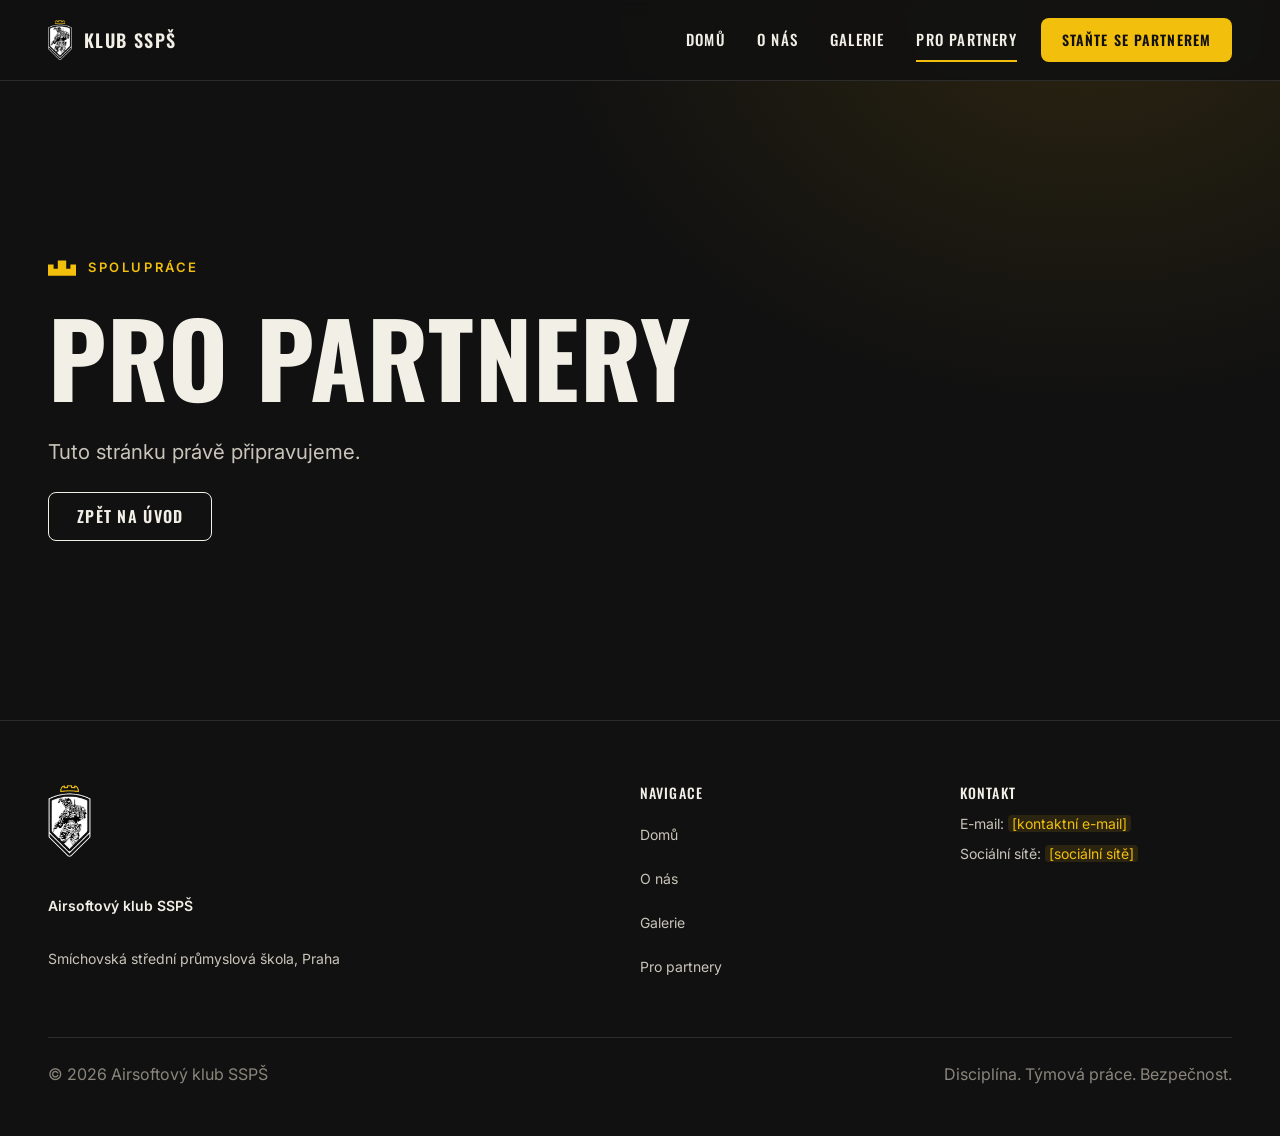
<file: partneri.html>
<!doctype html>
<html lang="cs">
<head>
  <meta charset="utf-8">
  <meta name="viewport" content="width=device-width, initial-scale=1">
  <title>Pro partnery | Airsoftový klub SSPŠ</title>
  <meta name="description" content="Možnosti spolupráce a podpory Airsoftového klubu SSPŠ.">
  <meta name="theme-color" content="#111111">

  <!-- Open Graph / sociální sítě. og:url a canonical doplnit, až bude známá doména: [URL / doména webu] -->
  <meta property="og:type" content="website">
  <meta property="og:locale" content="cs_CZ">
  <meta property="og:site_name" content="Airsoftový klub SSPŠ">
  <meta property="og:title" content="Pro partnery | Airsoftový klub SSPŠ">
  <meta property="og:description" content="Školní airsoftový klub Smíchovské střední průmyslové školy. Disciplína. Týmová práce. Bezpečnost.">
  <meta property="og:image" content="assets/og-cover.jpg">
  <meta property="og:image:width" content="1200">
  <meta property="og:image:height" content="630">
  <meta property="og:image:alt" content="Logo Airsoftového klubu SSPŠ a členové klubu při tréninku">
  <meta name="twitter:card" content="summary_large_image">

  <link rel="icon" href="assets/icons/favicon.svg" type="image/svg+xml">
  <link rel="icon" href="assets/icons/favicon-32.png" sizes="32x32" type="image/png">
  <link rel="apple-touch-icon" href="assets/icons/apple-touch-icon.png">

  <link rel="preconnect" href="https://fonts.googleapis.com">
  <link rel="preconnect" href="https://fonts.gstatic.com" crossorigin>
  <link rel="stylesheet" href="https://fonts.googleapis.com/css2?family=Oswald:wght@500;600;700&family=Inter:wght@400;600&display=swap&subset=latin-ext">


  <link rel="stylesheet" href="css/tokens.css">
  <link rel="stylesheet" href="css/base.css">
  <link rel="stylesheet" href="css/components.css">
  <script>document.documentElement.classList.add("js");</script>
  <script src="js/main.js" defer></script>
</head>
<body>
  <a class="skip-link" href="#obsah">Přeskočit na obsah</a>

  <header class="site-header site-header--solid">
    <div class="container site-header__inner">
      <a class="brand" href="index.html" aria-label="Klub SSPŠ – úvodní stránka">
        <img class="brand__logo" src="assets/logo/logo.png" alt="" width="306" height="518">
        <span class="brand__name">Klub SSPŠ</span>
      </a>

      <nav class="nav" aria-label="Hlavní navigace">
        <ul class="nav__list" role="list">
          <li><a class="nav__link" href="index.html">Domů</a></li>
          <li><a class="nav__link" href="o-nas.html">O&nbsp;nás</a></li>
          <li><a class="nav__link" href="galerie.html">Galerie</a></li>
          <li><a class="nav__link" href="partneri.html" aria-current="page">Pro partnery</a></li>
        </ul>
      </nav>

      <a class="btn btn--primary btn--sm site-header__cta" href="partneri.html">Staňte se partnerem</a>

      <button class="menu-toggle" type="button" aria-expanded="false" aria-controls="mobile-menu" aria-label="Otevřít menu">
        <span class="menu-toggle__bars" aria-hidden="true"></span>
      </button>
    </div>
  </header>

  <div class="mobile-menu" id="mobile-menu" hidden>
    <nav aria-label="Mobilní navigace">
      <ul class="mobile-menu__list" role="list">
        <li><a class="mobile-menu__link" href="index.html">Domů</a></li>
        <li><a class="mobile-menu__link" href="o-nas.html">O&nbsp;nás</a></li>
        <li><a class="mobile-menu__link" href="galerie.html">Galerie</a></li>
        <li><a class="mobile-menu__link" href="partneri.html" aria-current="page">Pro partnery</a></li>
      </ul>
    </nav>
    <a class="btn btn--primary mobile-menu__cta" href="partneri.html">Staňte se partnerem</a>
  </div>

  <main id="obsah" tabindex="-1">
    <section class="page-header page-header--stub" aria-labelledby="stub-title">
      <div class="container page-header__inner">
        <p class="eyebrow">
          <svg class="battlement" width="40" height="24" viewBox="0 0 40 24" aria-hidden="true"><path d="M0 24V8h8v6h6V2h12v12h6V8h8v16z" fill="currentColor"/></svg>
          Spolupráce
        </p>
        <h1 id="stub-title">Pro partnery</h1>
        <p class="lead">Tuto stránku právě připravujeme.</p>
        <a class="btn btn--ghost" href="index.html">Zpět na úvod</a>
      </div>
    </section>
  </main>

  <footer class="site-footer">
    <div class="container">
      <div class="site-footer__grid">
        <div class="site-footer__brand">
          <img class="site-footer__logo" src="assets/logo/logo.png" alt="Logo Airsoftového klubu SSPŠ" width="306" height="518" loading="lazy">
          <p class="site-footer__name">Airsoftový klub SSPŠ</p>
          <p>Smíchovská střední průmyslová škola, Praha</p>
        </div>

        <nav aria-label="Odkazy v patičce">
          <h2 class="site-footer__heading">Navigace</h2>
          <ul class="site-footer__links" role="list">
            <li><a href="index.html">Domů</a></li>
            <li><a href="o-nas.html">O&nbsp;nás</a></li>
            <li><a href="galerie.html">Galerie</a></li>
            <li><a href="partneri.html">Pro partnery</a></li>
          </ul>
        </nav>

        <div>
          <h2 class="site-footer__heading">Kontakt</h2>
          <div class="site-footer__contact">
            <p>E-mail: <span class="placeholder">[kontaktní e-mail]</span></p>
            <p>Sociální sítě: <span class="placeholder">[sociální sítě]</span></p>
          </div>
        </div>
      </div>

      <div class="site-footer__bottom">
        <p>© 2026 Airsoftový klub SSPŠ</p>
        <p>Disciplína. Týmová práce. Bezpečnost.</p>
      </div>
    </div>
  </footer>
</body>
</html>
</file>
<file: css/tokens.css>
/* Design tokens – Airsoftový klub SSPŠ (DESIGN.md §4) */
:root {
  /* surfaces */
  --bg:          #111111;
  --bg-raised:   #1B1B1B;
  --bg-raised-2: #222222;
  --line:        #2C2C2C;

  /* text */
  --text:        #F2EFE6;
  --text-muted:  #C9C5BA;
  --text-subtle: #8A867C;

  /* accent */
  --gold:        #F2BF0C;
  --gold-hover:  #FFD23F;
  --gold-deep:   #2B2410;
  --on-gold:     #111111;

  /* feedback */
  --error:       #E5484D;

  /* overlays */
  --overlay-photo: linear-gradient(180deg, rgba(17, 17, 17, .2) 0%, rgba(17, 17, 17, .85) 100%);
  --header-bg:     rgba(17, 17, 17, .9);

  /* fonts */
  --font-display: "Oswald", "Arial Narrow", system-ui, sans-serif;
  --font-body:    "Inter", system-ui, -apple-system, "Segoe UI", Roboto, sans-serif;

  /* type scale */
  --fs-hero:    clamp(3rem, 8vw, 7.5rem);
  --fs-h2:      clamp(2.25rem, 4.5vw, 4.5rem);
  --fs-h3:      clamp(1.375rem, 2vw, 1.75rem);
  --fs-lead:    clamp(1.125rem, 1.6vw, 1.375rem);
  --fs-body:    1rem;
  --fs-small:   0.875rem;
  --fs-eyebrow: 0.8125rem;
  --fs-stat:    clamp(3rem, 6vw, 5.5rem);
  --fs-nav:     0.9375rem;
  --fs-menu:    clamp(2rem, 9vw, 3rem);

  --lh-hero: 1.1;  /* DESIGN says 1.0, but Ý/Š diacritics collide between lines at 1.0 */
  --lh-h2:   1.15; /* DESIGN says 1.05; Czech diacritics collide between lines below ~1.15 */
  --lh-h3:   1.2;
  --lh-lead: 1.5;
  --lh-body: 1.6;

  --ls-heading: 0.01em;
  --ls-ui:      0.08em;
  --ls-eyebrow: 0.2em;

  /* spacing scale */
  --space-1: 4px;
  --space-2: 8px;
  --space-3: 12px;
  --space-4: 16px;
  --space-5: 24px;
  --space-6: 32px;
  --space-7: 48px;
  --space-8: 64px;
  --space-9: 96px;
  --space-10: 128px;

  /* layout */
  --container: 1200px;
  --gutter: 20px;
  --section-pad: clamp(64px, 10vw, 128px);
  --grid-gap: 24px;
  --header-h: 72px;

  /* shape */
  --radius-card: 12px;
  --radius-btn: 8px;
  --radius-pill: 999px;
  --border: 1px solid var(--line);
  --border-accent: 4px solid var(--gold);

  /* motion */
  --dur-fast: 150ms;
  --dur: 250ms;
  --ease: ease-out;
}

@media (min-width: 640px) {
  :root { --gutter: 32px; }
}

@media (min-width: 1024px) {
  :root { --gutter: 48px; --grid-gap: 32px; --header-h: 80px; }
}
</file>
<file: css/base.css>
/* Base: reset, typography, layout helpers (DESIGN.md §4, §8) */

*, *::before, *::after { box-sizing: border-box; }

* { margin: 0; }

html {
  color-scheme: dark;
  -webkit-text-size-adjust: 100%;
  text-size-adjust: 100%;
  scroll-behavior: smooth;
  scroll-padding-top: var(--header-h);
}

body {
  min-height: 100vh;
  background: var(--bg);
  color: var(--text-muted);
  font-family: var(--font-body);
  font-size: var(--fs-body);
  line-height: var(--lh-body);
  -webkit-font-smoothing: antialiased;
  overflow-x: hidden;
}

body.is-locked { overflow: hidden; }

img, picture, svg { display: block; max-width: 100%; }
img { height: auto; }

button { font: inherit; color: inherit; background: none; border: 0; cursor: pointer; }

ul[role="list"], ol[role="list"] { list-style: none; padding: 0; }

/* Headings */
h1, h2, h3 {
  font-family: var(--font-display);
  font-weight: 600;
  text-transform: uppercase;
  letter-spacing: var(--ls-heading);
  color: var(--text);
  text-wrap: balance;
}

h1 { font-size: var(--fs-hero); line-height: var(--lh-hero); font-weight: 700; }
h2 { font-size: var(--fs-h2); line-height: var(--lh-h2); }
h3 { font-size: var(--fs-h3); line-height: var(--lh-h3); }

p { max-width: 65ch; text-wrap: pretty; }

.lead {
  font-size: var(--fs-lead);
  line-height: var(--lh-lead);
  color: var(--text-muted);
  max-width: 60ch;
}

/* Links */
a { color: var(--text); text-decoration-color: var(--gold); text-underline-offset: 4px; }
a:hover { color: var(--gold); }

/* Focus */
:focus-visible {
  outline: 2px solid var(--gold);
  outline-offset: 3px;
  border-radius: 2px;
}

/* Skip-link target receives focus programmatically; no ring around the whole page */
main:focus { outline: none; }

/* Skip link */
.skip-link {
  position: absolute;
  top: var(--space-3);
  left: var(--space-3);
  z-index: 200;
  padding: var(--space-3) var(--space-5);
  background: var(--gold);
  color: var(--on-gold);
  font-weight: 600;
  border-radius: var(--radius-btn);
  text-decoration: none;
  transform: translateY(-200%);
  transition: transform var(--dur-fast) var(--ease);
}
.skip-link:focus { transform: translateY(0); color: var(--on-gold); }

/* Layout helpers */
.container {
  width: 100%;
  max-width: calc(var(--container) + 2 * var(--gutter));
  margin-inline: auto;
  padding-inline: var(--gutter);
}

.section { padding-block: var(--section-pad); }
.section--raised { background: var(--bg-raised); }

.visually-hidden {
  position: absolute !important;
  width: 1px; height: 1px;
  padding: 0; margin: -1px;
  overflow: hidden;
  clip: rect(0 0 0 0);
  white-space: nowrap;
  border: 0;
}

/* Placeholder marker for missing facts – visible on purpose */
.placeholder {
  color: var(--gold);
  font-style: normal;
  background: var(--gold-deep);
  padding: 0 var(--space-1);
  border-radius: 4px;
}

/* Scroll reveal (added by JS, so content is visible without JS) */
.js .reveal {
  opacity: 0;
  transform: translateY(16px);
  transition: opacity var(--dur) var(--ease), transform var(--dur) var(--ease);
}
.js .reveal.is-visible { opacity: 1; transform: none; }

@media (prefers-reduced-motion: reduce) {
  html { scroll-behavior: auto; }
  *, *::before, *::after {
    transition-duration: 0.01ms !important;
    animation-duration: 0.01ms !important;
    animation-iteration-count: 1 !important;
  }
  .js .reveal { opacity: 1; transform: none; }
}
</file>
<file: css/components.css>
/* Components (DESIGN.md §5) */

/* ---------- Battlement motif ---------- */
.battlement {
  flex: none;
  width: 28px;
  height: auto;
  color: var(--gold);
}

/* ---------- Buttons ---------- */
.btn {
  display: inline-flex;
  align-items: center;
  justify-content: center;
  gap: var(--space-2);
  min-height: 48px;
  padding: 14px 28px;
  border: 1px solid transparent;
  border-radius: var(--radius-btn);
  font-family: var(--font-display);
  font-weight: 600;
  font-size: 1rem;
  line-height: 1.2;
  letter-spacing: var(--ls-ui);
  text-transform: uppercase;
  text-decoration: none;
  white-space: nowrap;
  transition: background-color var(--dur-fast) var(--ease),
              border-color var(--dur-fast) var(--ease),
              color var(--dur-fast) var(--ease);
}

.btn--primary { background: var(--gold); color: var(--on-gold); }
.btn--primary:hover { background: var(--gold-hover); color: var(--on-gold); }

.btn--ghost { border-color: var(--text); color: var(--text); }
.btn--ghost:hover { border-color: var(--gold); color: var(--gold); }

.btn--sm { min-height: 44px; padding: 10px 20px; font-size: var(--fs-small); }

.link {
  display: inline-flex;
  align-items: center;
  min-height: 44px;
  color: var(--text);
  font-weight: 600;
  text-decoration: underline;
  text-decoration-color: var(--gold);
  text-decoration-thickness: 2px;
  text-underline-offset: 4px;
}
.link:hover { color: var(--gold); }

.btn-row { display: flex; flex-wrap: wrap; gap: var(--space-4); }

/* ---------- Header / nav ---------- */
.site-header {
  position: fixed;
  inset: 0 0 auto 0;
  z-index: 100;
  border-bottom: 1px solid transparent;
  transition: background-color var(--dur) var(--ease), border-color var(--dur) var(--ease);
}

.site-header.is-scrolled,
.site-header--solid {
  background: var(--header-bg);
  -webkit-backdrop-filter: blur(8px);
  backdrop-filter: blur(8px);
  border-bottom-color: var(--line);
}

.site-header__inner {
  display: flex;
  align-items: center;
  justify-content: space-between;
  gap: var(--space-5);
  min-height: var(--header-h);
}

.brand {
  display: inline-flex;
  align-items: center;
  gap: var(--space-3);
  min-height: 44px;
  text-decoration: none;
  color: var(--text);
}
.brand:hover { color: var(--text); }
.brand__logo { width: auto; height: 40px; }
.brand__name {
  font-family: var(--font-display);
  font-weight: 600;
  font-size: 1.125rem;
  letter-spacing: var(--ls-ui);
  text-transform: uppercase;
}

.nav { display: none; }

.nav__list {
  display: flex;
  align-items: center;
  gap: var(--space-6);
}

.nav__link {
  display: inline-flex;
  align-items: center;
  min-height: 44px;
  font-family: var(--font-display);
  font-weight: 500;
  font-size: var(--fs-nav);
  letter-spacing: var(--ls-ui);
  text-transform: uppercase;
  text-decoration: none;
  color: var(--text);
  border-bottom: 2px solid transparent;
  transition: color var(--dur-fast) var(--ease), border-color var(--dur-fast) var(--ease);
}
.nav__link:hover { color: var(--gold); }
.nav__link[aria-current="page"] { border-bottom-color: var(--gold); }

.site-header__cta { display: none; }

/* Header CTA: turns ghost while another primary button on the page is visible
   (keeps a single primary button per screen; toggled by main.js). */
.site-header.is-cta-muted .site-header__cta.btn--primary { background: transparent; color: var(--text); border-color: var(--text); }
.site-header.is-cta-muted .site-header__cta.btn--primary:hover { border-color: var(--gold); color: var(--gold); }

.menu-toggle {
  display: inline-flex;
  align-items: center;
  justify-content: center;
  width: 48px;
  height: 48px;
  margin-right: calc(-1 * var(--space-3));
  color: var(--text);
  border-radius: var(--radius-btn);
  position: relative;
  z-index: 120;
}
.menu-toggle__bars,
.menu-toggle__bars::before,
.menu-toggle__bars::after {
  display: block;
  width: 24px;
  height: 2px;
  background: currentColor;
  transition: transform var(--dur) var(--ease), opacity var(--dur-fast) var(--ease);
}
.menu-toggle__bars { position: relative; }
.menu-toggle__bars::before,
.menu-toggle__bars::after { content: ""; position: absolute; left: 0; }
.menu-toggle__bars::before { top: -7px; }
.menu-toggle__bars::after { top: 7px; }
.menu-toggle[aria-expanded="true"] .menu-toggle__bars { background: transparent; }
.menu-toggle[aria-expanded="true"] .menu-toggle__bars::before { transform: translateY(7px) rotate(45deg); }
.menu-toggle[aria-expanded="true"] .menu-toggle__bars::after { transform: translateY(-7px) rotate(-45deg); }

/* While the menu is open the header sits above the overlay, so logo + close button stay usable */
.site-header--menu-open {
  z-index: 120;
  background: var(--bg);
  -webkit-backdrop-filter: none;
  backdrop-filter: none;
  border-bottom-color: var(--line);
}

/* Mobile overlay */
.mobile-menu {
  position: fixed;
  inset: 0;
  z-index: 110;
  display: flex;
  flex-direction: column;
  padding: calc(var(--header-h) + var(--space-6)) var(--gutter) var(--space-7);
  background: var(--bg);
  overflow-y: auto;
}
.mobile-menu[hidden] { display: none; }

.mobile-menu__list { display: grid; gap: var(--space-2); }

.mobile-menu__link {
  display: inline-flex;
  align-items: center;
  min-height: 56px;
  font-family: var(--font-display);
  font-weight: 600;
  font-size: var(--fs-menu);
  line-height: 1.1;
  letter-spacing: var(--ls-heading);
  text-transform: uppercase;
  text-decoration: none;
  color: var(--text);
}
.mobile-menu__link[aria-current="page"] {
  text-decoration: underline;
  text-decoration-color: var(--gold);
  text-decoration-thickness: 2px;
  text-underline-offset: 8px;
}
.mobile-menu__cta { margin-top: var(--space-7); align-self: flex-start; }

@media (min-width: 1024px) {
  .nav { display: block; margin-left: auto; }
  .site-header__cta { display: inline-flex; }
  .menu-toggle, .mobile-menu { display: none !important; }
}

/* ---------- Section header ---------- */
.section-header { display: grid; gap: var(--space-4); margin-bottom: var(--space-7); }

.eyebrow {
  display: inline-flex;
  align-items: center;
  gap: var(--space-3);
  font-family: var(--font-body);
  font-weight: 600;
  font-size: var(--fs-eyebrow);
  line-height: 1.3;
  letter-spacing: var(--ls-eyebrow);
  text-transform: uppercase;
  color: var(--gold);
}

.section-header__title { max-width: 18ch; }
.section-header .lead { margin-top: var(--space-2); }

.section-footer { margin-top: var(--space-6); }

/* ---------- Hero ---------- */
.hero {
  position: relative;
  display: flex;
  align-items: flex-end;
  min-height: 92vh;
  min-height: 92svh;
  padding-top: calc(var(--header-h) + var(--space-7));
  padding-bottom: var(--space-8);
  isolation: isolate;
  overflow: hidden;
  background: var(--bg);
}

.hero__media,
.hero__media img {
  position: absolute;
  inset: 0;
  width: 100%;
  height: 100%;
  z-index: -2;
}
.hero__media img {
  object-fit: cover;
  object-position: 50% 30%;
  filter: saturate(0.9);
}
.hero::before {
  content: "";
  position: absolute;
  inset: 0;
  z-index: -1;
  /* mobile: photo stays visible at the top, text sits on a dark lower part */
  background: linear-gradient(180deg, rgba(17, 17, 17, .25) 0%, rgba(17, 17, 17, .55) 30%, rgba(17, 17, 17, .92) 55%, var(--bg) 100%);
}

.hero__inner {
  display: grid;
  gap: var(--space-7);
  align-items: end;
}

.hero__content { display: grid; gap: var(--space-5); justify-items: start; }
.hero__title { max-width: 12ch; }
.hero__lead { color: var(--text); }

.hero__logo { display: none; }

.hero__media img { object-position: 50% 0%; }

@media (min-width: 640px) {
  .hero { min-height: 75vh; min-height: 75svh; }
  .hero__media img { object-position: 50% 50%; }
  .hero::before {
    background:
      linear-gradient(90deg, rgba(17, 17, 17, .8) 0%, rgba(17, 17, 17, .45) 70%, rgba(17, 17, 17, .3) 100%),
      var(--overlay-photo);
  }
}

@media (min-width: 1024px) {
  .hero { min-height: 90vh; align-items: center; padding-bottom: var(--space-9); }
  .hero::before {
    background:
      /* dark zone behind the logo (logo only on dark backgrounds, DESIGN §2) */
      radial-gradient(ellipse 360px 420px at calc(100% - 200px) 50%, rgba(17, 17, 17, .9) 0%, rgba(17, 17, 17, .75) 55%, rgba(17, 17, 17, 0) 100%),
      linear-gradient(90deg, rgba(17, 17, 17, .85) 0%, rgba(17, 17, 17, .4) 55%, rgba(17, 17, 17, .7) 100%),
      var(--overlay-photo);
  }
  .hero__inner { grid-template-columns: minmax(0, 1fr) auto; }
  .hero__logo {
    display: block;
    width: auto;
    height: clamp(280px, 30vw, 380px);
    margin-right: var(--space-5);
  }
}

/* ---------- Stat blocks ---------- */
.stats {
  display: grid;
  gap: var(--space-6);
}
.stat {
  display: grid;
  gap: var(--space-2);
  padding-left: var(--space-5);
  border-left: var(--border-accent);
}
.stat__value {
  font-family: var(--font-display);
  font-weight: 700;
  font-size: var(--fs-stat);
  line-height: 1;
  color: var(--gold);
}
.stat__label {
  font-size: var(--fs-body);
  color: var(--text-muted);
}

@media (min-width: 640px) {
  .stats { grid-template-columns: repeat(3, minmax(0, 1fr)); }
}

/* ---------- Cards ---------- */
.card-grid {
  display: grid;
  gap: var(--grid-gap);
}
@media (min-width: 640px) { .card-grid { grid-template-columns: repeat(2, minmax(0, 1fr)); } }
@media (min-width: 1024px) { .card-grid--4 { grid-template-columns: repeat(4, minmax(0, 1fr)); } }

.card {
  display: flex;
  flex-direction: column;
  gap: var(--space-4);
  padding: var(--space-6);
  background: var(--bg-raised);
  border: var(--border);
  border-top: var(--border-accent);
  border-radius: var(--radius-card);
  transition: transform var(--dur) var(--ease), border-color var(--dur) var(--ease), background-color var(--dur) var(--ease);
}
.card:hover {
  transform: translateY(-2px);
  border-color: var(--gold);
  background: var(--bg-raised-2);
}
.card__icon { width: 32px; height: 32px; color: var(--gold); }
.card__title { font-size: var(--fs-h3); }
.card__text { color: var(--text-muted); }
.card__meta { margin-top: auto; font-size: var(--fs-small); color: var(--text-muted); }

/* ---------- Statement band ---------- */
.statement-band {
  background: var(--gold);
  color: var(--on-gold);
  padding-block: clamp(48px, 8vw, 96px);
}
.statement-band__text {
  font-family: var(--font-display);
  font-weight: 700;
  font-size: var(--fs-h2);
  line-height: var(--lh-h2);
  letter-spacing: var(--ls-heading);
  text-transform: uppercase;
  text-align: center;
  color: var(--on-gold);
  max-width: none;
}
.statement-band__text span { display: inline-block; }

/* ---------- Photo grid ---------- */
.photo-grid {
  display: grid;
  grid-template-columns: repeat(2, minmax(0, 1fr));
  gap: var(--space-2);
}
@media (min-width: 640px) { .photo-grid { grid-template-columns: repeat(3, minmax(0, 1fr)); gap: var(--space-3); } }

.photo {
  position: relative;
  aspect-ratio: 4 / 5;
  overflow: hidden;
  border-radius: var(--radius-card);
  background: var(--bg-raised);
}
.photo img {
  width: 100%;
  height: 100%;
  object-fit: cover;
  filter: saturate(0.9);
  transition: transform var(--dur) var(--ease);
}
.photo:hover img { transform: scale(1.03); }

/* ---------- Partners ---------- */
.partner-grid {
  display: grid;
  grid-template-columns: repeat(2, minmax(0, 1fr));
  gap: var(--space-4);
  margin-bottom: var(--space-7);
}
@media (min-width: 1024px) { .partner-grid { grid-template-columns: repeat(4, minmax(0, 1fr)); } }

.partner-tile {
  display: grid;
  place-items: center;
  min-height: 120px;
  padding: var(--space-5);
  background: var(--bg-raised);
  border: var(--border);
  border-radius: var(--radius-card);
}
.partner-tile img { filter: grayscale(1); opacity: .6; transition: filter var(--dur) var(--ease), opacity var(--dur) var(--ease); }
.partner-tile:hover img { filter: none; opacity: 1; }

.partner-tile--placeholder {
  border: 1px dashed var(--text-subtle);
  background: transparent;
  font-family: var(--font-display);
  font-weight: 500;
  font-size: var(--fs-small);
  letter-spacing: var(--ls-ui);
  text-transform: uppercase;
  text-align: center;
  color: var(--text-muted);
}

.cta-box {
  display: grid;
  gap: var(--space-5);
  justify-items: start;
  padding: var(--space-6);
  background: var(--bg-raised);
  border: var(--border);
  border-radius: var(--radius-card);
}
.cta-box__text { font-size: var(--fs-lead); line-height: var(--lh-lead); color: var(--text); }

@media (min-width: 1024px) {
  .cta-box { grid-template-columns: 1fr auto; align-items: center; padding: var(--space-7); }
}

/* ---------- Footer ---------- */
.site-footer {
  border-top: var(--border);
  padding-block: var(--space-8) var(--space-7);
  font-size: var(--fs-small);
  color: var(--text-muted);
}
.site-footer__grid { display: grid; gap: var(--space-7); }
.site-footer__brand { display: grid; gap: var(--space-3); justify-items: start; }
.site-footer__logo { width: auto; height: 72px; margin-bottom: var(--space-2); }
.site-footer__name { color: var(--text); font-weight: 600; }
.site-footer__heading {
  margin-bottom: var(--space-3);
  font-family: var(--font-display);
  font-weight: 500;
  font-size: var(--fs-small);
  letter-spacing: var(--ls-ui);
  text-transform: uppercase;
  color: var(--text);
}
.site-footer__links { display: grid; gap: 0; }
.site-footer__links a {
  display: inline-flex;
  align-items: center;
  min-height: 44px;
  color: var(--text-muted);
  text-decoration: none;
}
.site-footer__links a:hover { color: var(--gold); }
.site-footer__contact { display: grid; gap: var(--space-2); }
.site-footer__bottom {
  margin-top: var(--space-7);
  padding-top: var(--space-5);
  border-top: var(--border);
  display: flex;
  flex-wrap: wrap;
  justify-content: space-between;
  gap: var(--space-3);
  color: var(--text-subtle);
  font-size: var(--fs-body);
}

@media (min-width: 640px) {
  .site-footer__grid { grid-template-columns: repeat(2, minmax(0, 1fr)); }
}
@media (min-width: 1024px) {
  .site-footer__grid { grid-template-columns: 2fr 1fr 1fr; }
}

/* ---------- Page header (subpages without a photo hero) ---------- */
.page-header {
  position: relative;
  padding-top: calc(var(--header-h) + var(--space-8));
  padding-bottom: var(--space-8);
  border-bottom: var(--border);
  background:
    radial-gradient(ellipse 60% 80% at 85% 0%, var(--gold-deep) 0%, transparent 70%),
    var(--bg);
}
.page-header__inner { display: grid; gap: var(--space-5); justify-items: start; }
.page-header--stub { min-height: 80vh; display: flex; align-items: center; border-bottom: 0; }

@media (min-width: 1024px) {
  .page-header { padding-top: calc(var(--header-h) + var(--space-9)); padding-bottom: var(--space-9); }
}

/* ---------- Split: text + photo ---------- */
.split {
  display: grid;
  gap: var(--space-6);
  align-items: center;
}
.split__media { order: -1; }
.split__body { display: grid; gap: var(--space-5); align-content: start; }
.split__body > .section-header { margin-bottom: 0; }
.split__body p { color: var(--text-muted); }

.split + .split { margin-top: var(--space-9); }

/* below desktop: landscape crop so portrait photos don't dominate the scroll */
.split__media .photo { aspect-ratio: 4 / 3; }
.split__media .photo img { object-position: 50% 40%; }

@media (min-width: 1024px) {
  .split {
    grid-template-columns: minmax(0, 7fr) minmax(0, 5fr);
    gap: var(--space-8);
  }
  .split__media { order: 0; }
  .split__media .photo { aspect-ratio: 4 / 5; }
  .split__media .photo img { object-position: 50% 50%; }
  .split--reverse { grid-template-columns: minmax(0, 5fr) minmax(0, 7fr); }
  .split--reverse .split__media { order: -1; }
}

/* ---------- Numbered points (values, partner reasons) ---------- */
.numbered {
  display: grid;
  gap: var(--space-6);
}
.numbered__item {
  display: grid;
  gap: var(--space-3);
  padding-top: var(--space-5);
  border-top: var(--border);
}
.numbered__num {
  font-family: var(--font-display);
  font-weight: 700;
  font-size: var(--fs-stat);
  line-height: 1;
  color: var(--gold);
}
.numbered__title { font-size: var(--fs-h3); }
.numbered__text { color: var(--text-muted); }

@media (min-width: 1024px) {
  .numbered { grid-template-columns: repeat(3, minmax(0, 1fr)); gap: var(--grid-gap); }
}

/* ---------- Rule list (safety) ---------- */
.rule-list { display: grid; gap: 0; }
.rule-list__item {
  display: grid;
  grid-template-columns: 24px 1fr;
  gap: var(--space-4);
  align-items: start;
  padding-block: var(--space-4);
  border-bottom: var(--border);
  color: var(--text);
}
.rule-list__item:first-child { border-top: var(--border); }
.rule-list__icon { width: 24px; height: 24px; margin-top: 1px; color: var(--gold); }

/* ---------- Facts (label / value pairs) ---------- */
.facts {
  display: grid;
  gap: var(--space-3);
  padding: var(--space-5);
  background: var(--bg-raised);
  border: var(--border);
  border-left: var(--border-accent);
  border-radius: var(--radius-card);
}
.section--raised .facts { background: var(--bg-raised-2); }
.facts__row { display: grid; gap: var(--space-1); }
.facts dt {
  font-family: var(--font-display);
  font-weight: 500;
  font-size: var(--fs-small);
  letter-spacing: var(--ls-ui);
  text-transform: uppercase;
  color: var(--text);
}
.facts dd { color: var(--text-muted); }

@media (min-width: 640px) {
  .facts__row { grid-template-columns: 12rem 1fr; gap: var(--space-4); }
}

/* ---------- Person cards (club leadership) ---------- */
.person-grid { display: grid; gap: var(--grid-gap); }
@media (min-width: 640px) { .person-grid { grid-template-columns: repeat(2, minmax(0, 1fr)); } }
@media (min-width: 1024px) { .person-grid { grid-template-columns: repeat(3, minmax(0, 1fr)); } }

.person-card {
  flex-direction: row;
  align-items: center;
  gap: var(--space-5);
  padding: var(--space-5);
}
.person-card__avatar {
  display: grid;
  place-items: center;
  flex: none;
  width: 64px;
  height: 64px;
  border-radius: var(--radius-btn);
  background: var(--bg-raised-2);
  border: var(--border);
  color: var(--gold);
}
.person-card__avatar .battlement { width: 32px; }
.person-card__body { display: grid; gap: var(--space-1); min-width: 0; }
.person-card__name { font-size: var(--fs-h3); }
.person-card__role { color: var(--text-muted); font-size: var(--fs-small); }

/* ---------- Reduced motion: no transforms ---------- */
@media (prefers-reduced-motion: reduce) {
  .card:hover { transform: none; }
  .photo:hover img { transform: none; }
  .skip-link { transition: none; }
}
</file>
